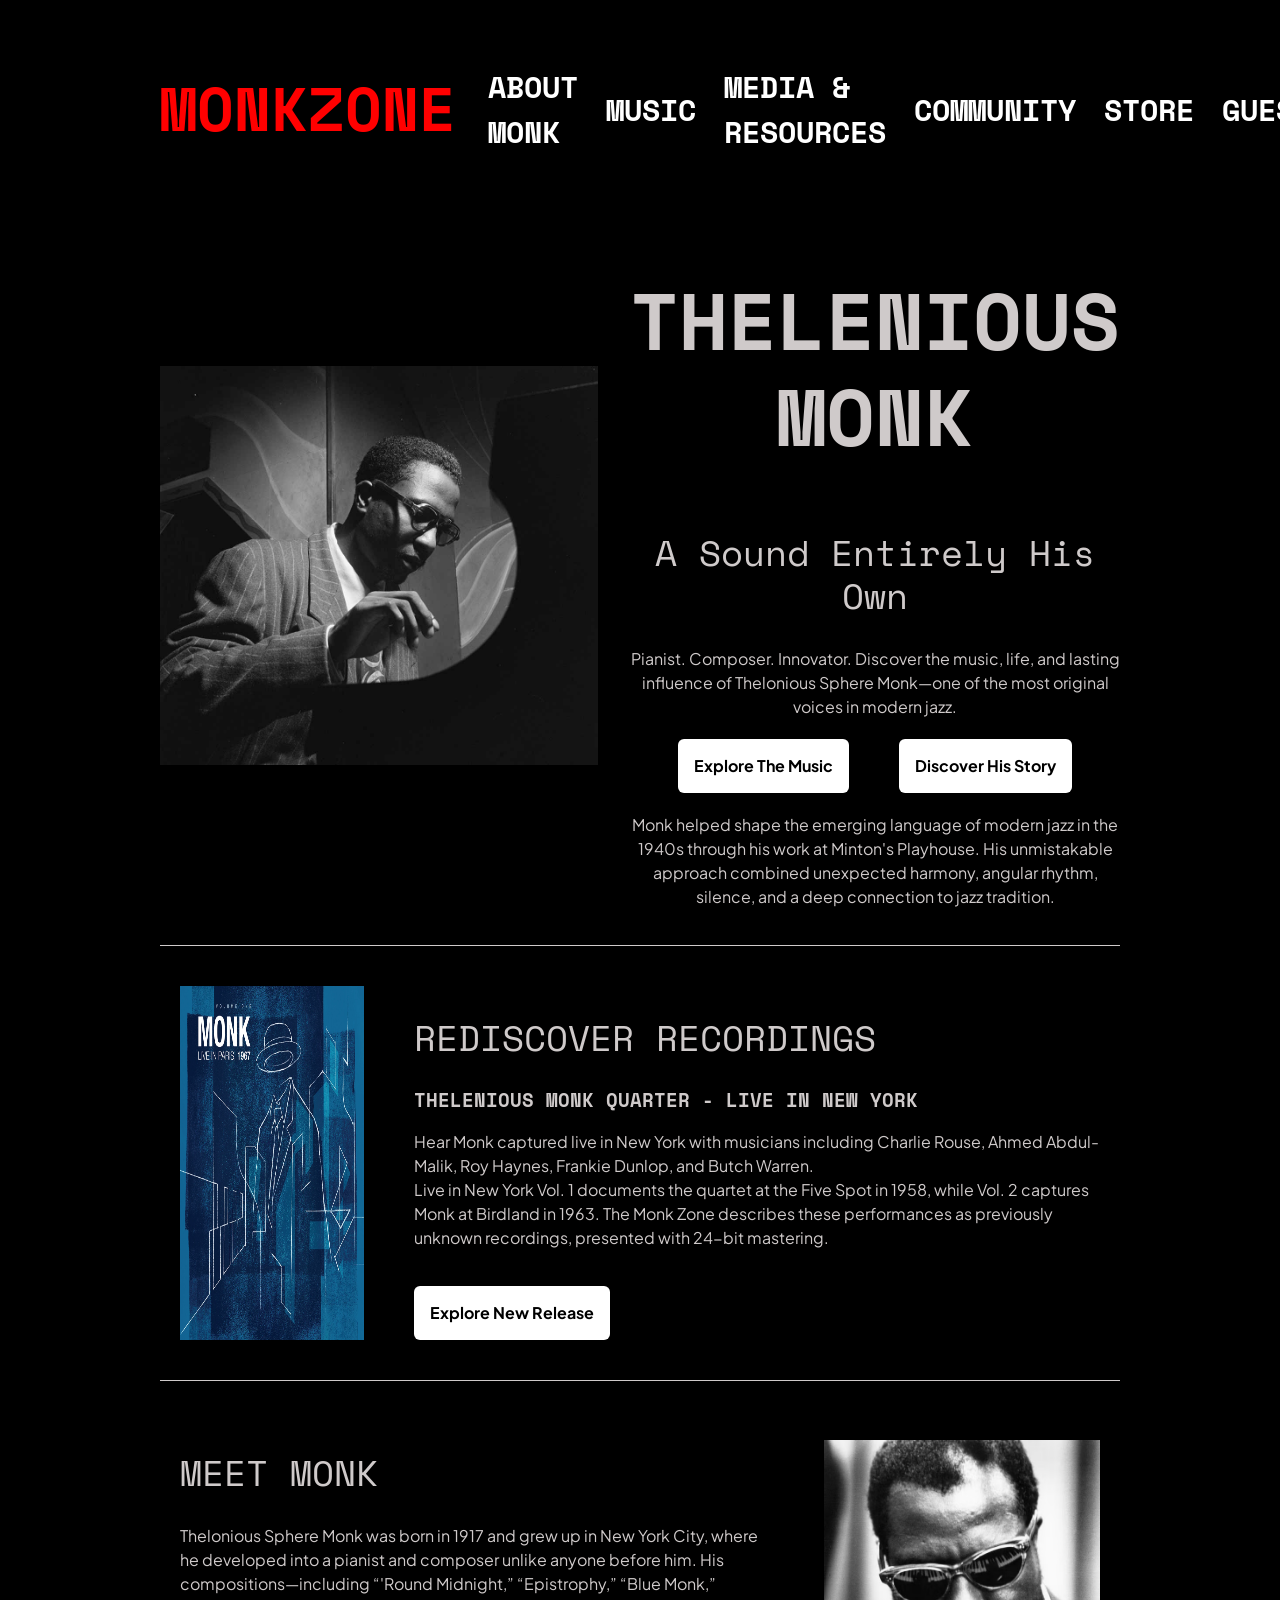
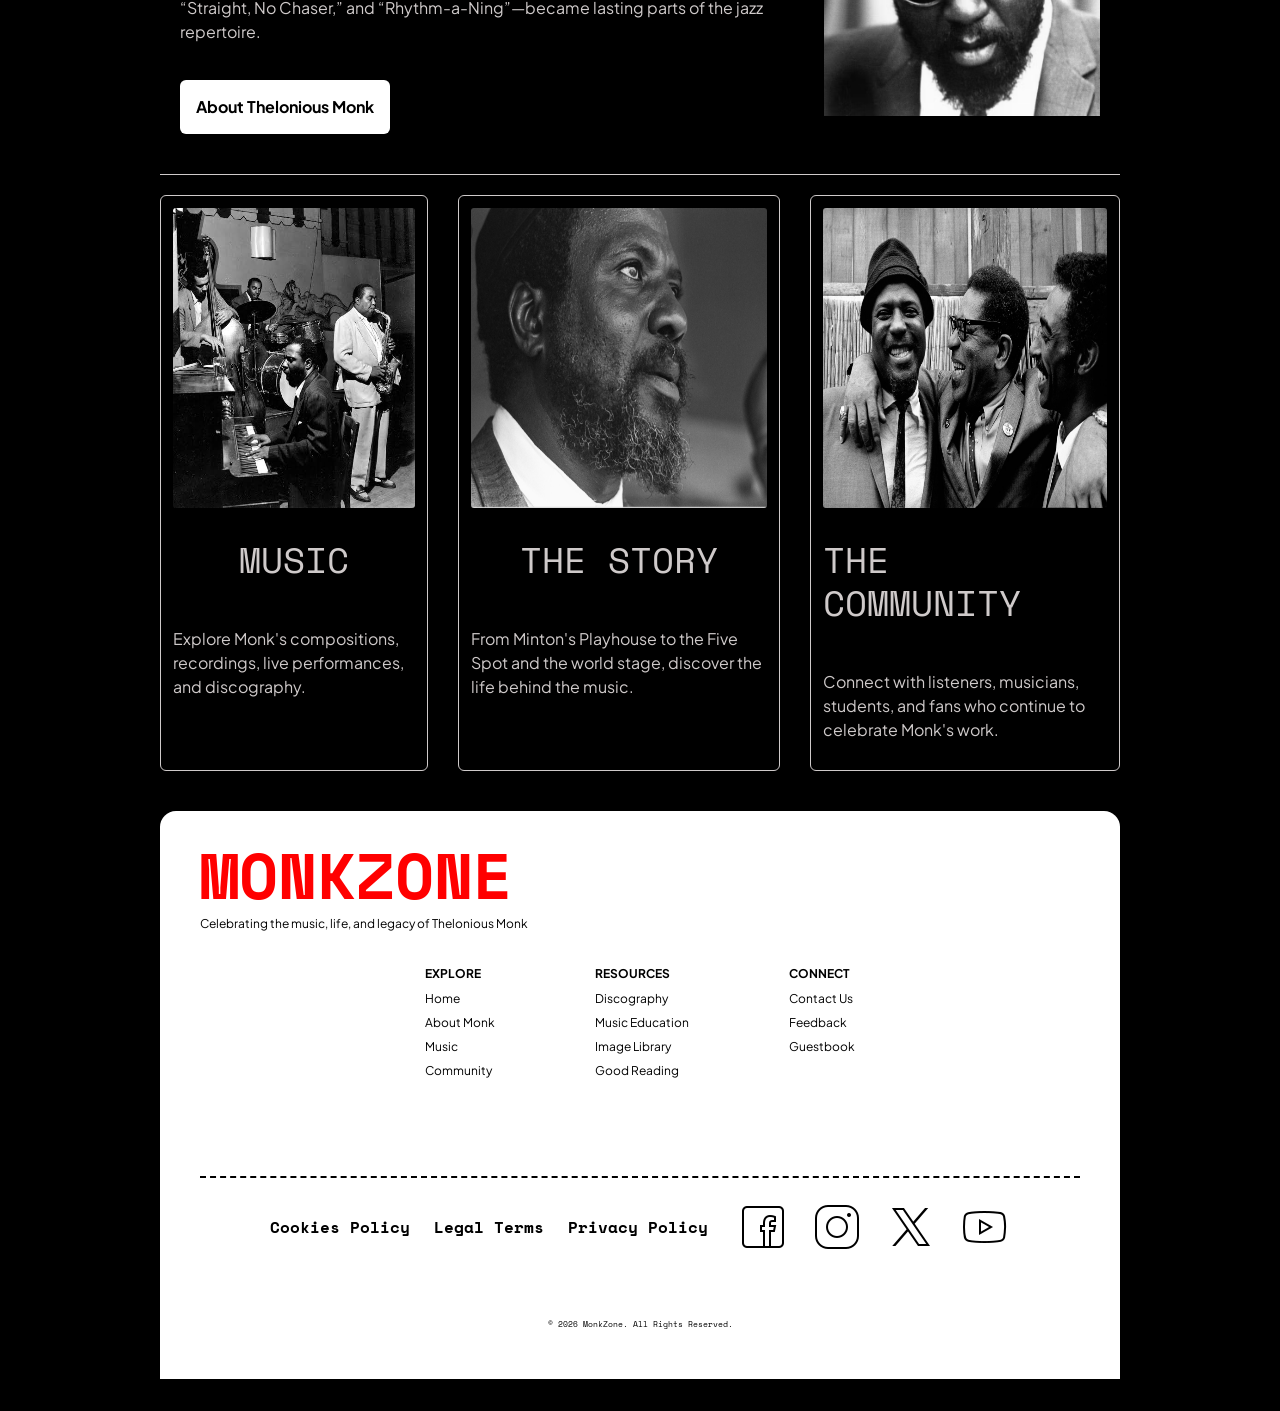
<file: index.html>
<!DOCTYPE html>
<html lang="en">
    <head>
        <meta charset="UTF-8">
        <meta name="viewport" content="width=device-width, initial-scale=1.0">
        <title>Homepage | MonkZone</title>
        <link rel="stylesheet" href="css/style.css">
    </head>
<body>
    <header>
    <nav class="top-nav">
    <a class="site-logo" href="index.html">MONKZONE</a>
        <ul class="nav-list">
            <li><a href="bio.html">ABOUT MONK</a></li>
            <li><a href="music.html">MUSIC</a></li>
            <li><a href="#">MEDIA & RESOURCES</a></li>
            <li><a href="community.html">COMMUNITY</a></li>
            <li><a href="#">STORE</a></li>
            <li><a href="guestbook.html">GUESTBOOK</a></li>
        </ul>
    </nav>
    </header>
<main>
    <section class="about-hero">
        <div class="monk-image">
        <img src="photos/Homepage/Thelonious Monk.jpg" alt="Thelonious Monk">
        </div>
        <div class="side-content">
            <h1> THELENIOUS MONK</h1>
            <h2>A Sound Entirely His Own</h2>
            <p>Pianist. Composer. Innovator. Discover the music, life, and lasting
          influence of Thelonious Sphere Monk—one of the most original voices
          in modern jazz.</p>
        <div class="hero-buttons">
            <a href="music.html">Explore The Music</a>
            <a href="music.html">Discover His Story </a>
        </div>
        <p>Monk helped shape the emerging language of modern jazz in the 1940s
          through his work at Minton's Playhouse. His unmistakable approach
          combined unexpected harmony, angular rhythm, silence, and a deep
          connection to jazz tradition.</p>
        </div>
    </section>
    <section class="featured">
        <div class="featured-release">
            <img src="photos/Homepage/1967.webp" alt="Live in New York">
            <div class="release-content">
                <h2>REDISCOVER RECORDINGS</h2>
                <h3>THELENIOUS MONK QUARTER - LIVE IN NEW YORK</h3>
                <p>Hear Monk captured live in New York with musicians including Charlie
          Rouse, Ahmed Abdul-Malik, Roy Haynes, Frankie Dunlop, and Butch Warren.<br>Live in New York Vol. 1 documents the quartet at the Five Spot in 1958,
          while Vol. 2 captures Monk at Birdland in 1963. The Monk Zone describes
          these performances as previously unknown recordings, presented with
          24-bit mastering.</p>
          <a href="music.html">Explore New Release</a>
            </div>
        </div>
    </section>
    <section class="meet-monk">
        <div class="meet-monk-release">
            <img src="photos/Homepage/meet monk.avif" alt="Meet Monk">
        <div class="meet-monk-content">
            <h2>MEET MONK</h2>
            <p>Thelonious Sphere Monk was born in 1917 and grew up in New York City,
          where he developed into a pianist and composer unlike anyone before
          him. His compositions—including “'Round Midnight,” “Epistrophy,”
          “Blue Monk,” “Straight, No Chaser,” and “Rhythm-a-Ning”—became
          lasting parts of the jazz repertoire.</p>
          <a href="bio.html">About Thelonious Monk</a>
        </div>
        </div>

    </section>
    <section class="explore-section">
        <div class="explore-cards">
            <img src="photos/Homepage/the music.jpeg" alt="Music">
            <h2><a href="#"> MUSIC</a></h2>
            <p>Explore Monk's compositions, recordings, live performances,
              and discography.</p>
        </div>
        <div class="explore-cards">
            <img src="photos/Homepage/thelon.jpg" alt="The Story">
            <h2><a href="#"> THE STORY</a></h2>
            <p>From Minton's Playhouse to the Five Spot and the world stage,
              discover the life behind the music.</p>
        </div>
         <div class="explore-cards">
            <img src="photos/Homepage/community.jpg" alt="The Community">
            <h2><a href="#"> THE COMMUNITY</a></h2>
            <p>Connect with listeners, musicians, students, and fans who
              continue to celebrate Monk's work.</p>
        </div>
    </section>
</main>
<footer>
    <div class="site-footer">
        <a class="site-logo" href="index.html">MONKZONE</a>
        <p>Celebrating the music, life, and legacy of Thelonious Monk</p>
    </div>
    <div class="footer-link">
        <div class="footer-column">
        <h2>EXPLORE</h2>
        <ul>
            <li><a href="index.html">Home</a></li>
            <li><a href="about..html">About Monk</a></li>
            <li><a href="music.html">Music</a></li>
            <li><a href="community.html">Community</a></li>
        </ul>
        </div>
                 <div class="footer-column">
        <h2>RESOURCES</h2>
        <ul>
            <li><a href="#">Discography</a></li>
            <li><a href="#">Music Education</a></li>
            <li><a href="#">Image Library</a></li>
            <li><a href="#">Good Reading</a></li>
        </ul>
        </div>
        <div class="footer-column">
        <h2>CONNECT</h2>
        <ul>
            <li><a href="#">Contact Us</a></li>
            <li><a href="#">Feedback</a></li>
            <li><a href="#">Guestbook</a></li>
        </ul>
        </div>
    </div>
    <div class="footer-bottom">
        <div class="legal-links">
            <a href="#">Cookies Policy</a>
            <a href="#">Legal Terms</a>
            <a href="#">Privacy Policy</a>
        </div>
         <div class="social-links">
            <a href="#"><img src="photos/Homepage/Facebook.png" alt="Facebook"></a>
            <a href="#"><img src="photos/Homepage/Instagram (1).png" alt="Instagram"></a>
            <a href="#"><img src="photos/Homepage/X.png" alt="X"></a>
            <a href="#"><img src="photos/Homepage/Youtube.png" alt="Youtube"></a>
        </div>
    </div>
    <p class="copyright">
        <small>&copy; 2026 MonkZone. All Rights Reserved.</small>
    </p>
</footer>
</body>
</html>
</file>
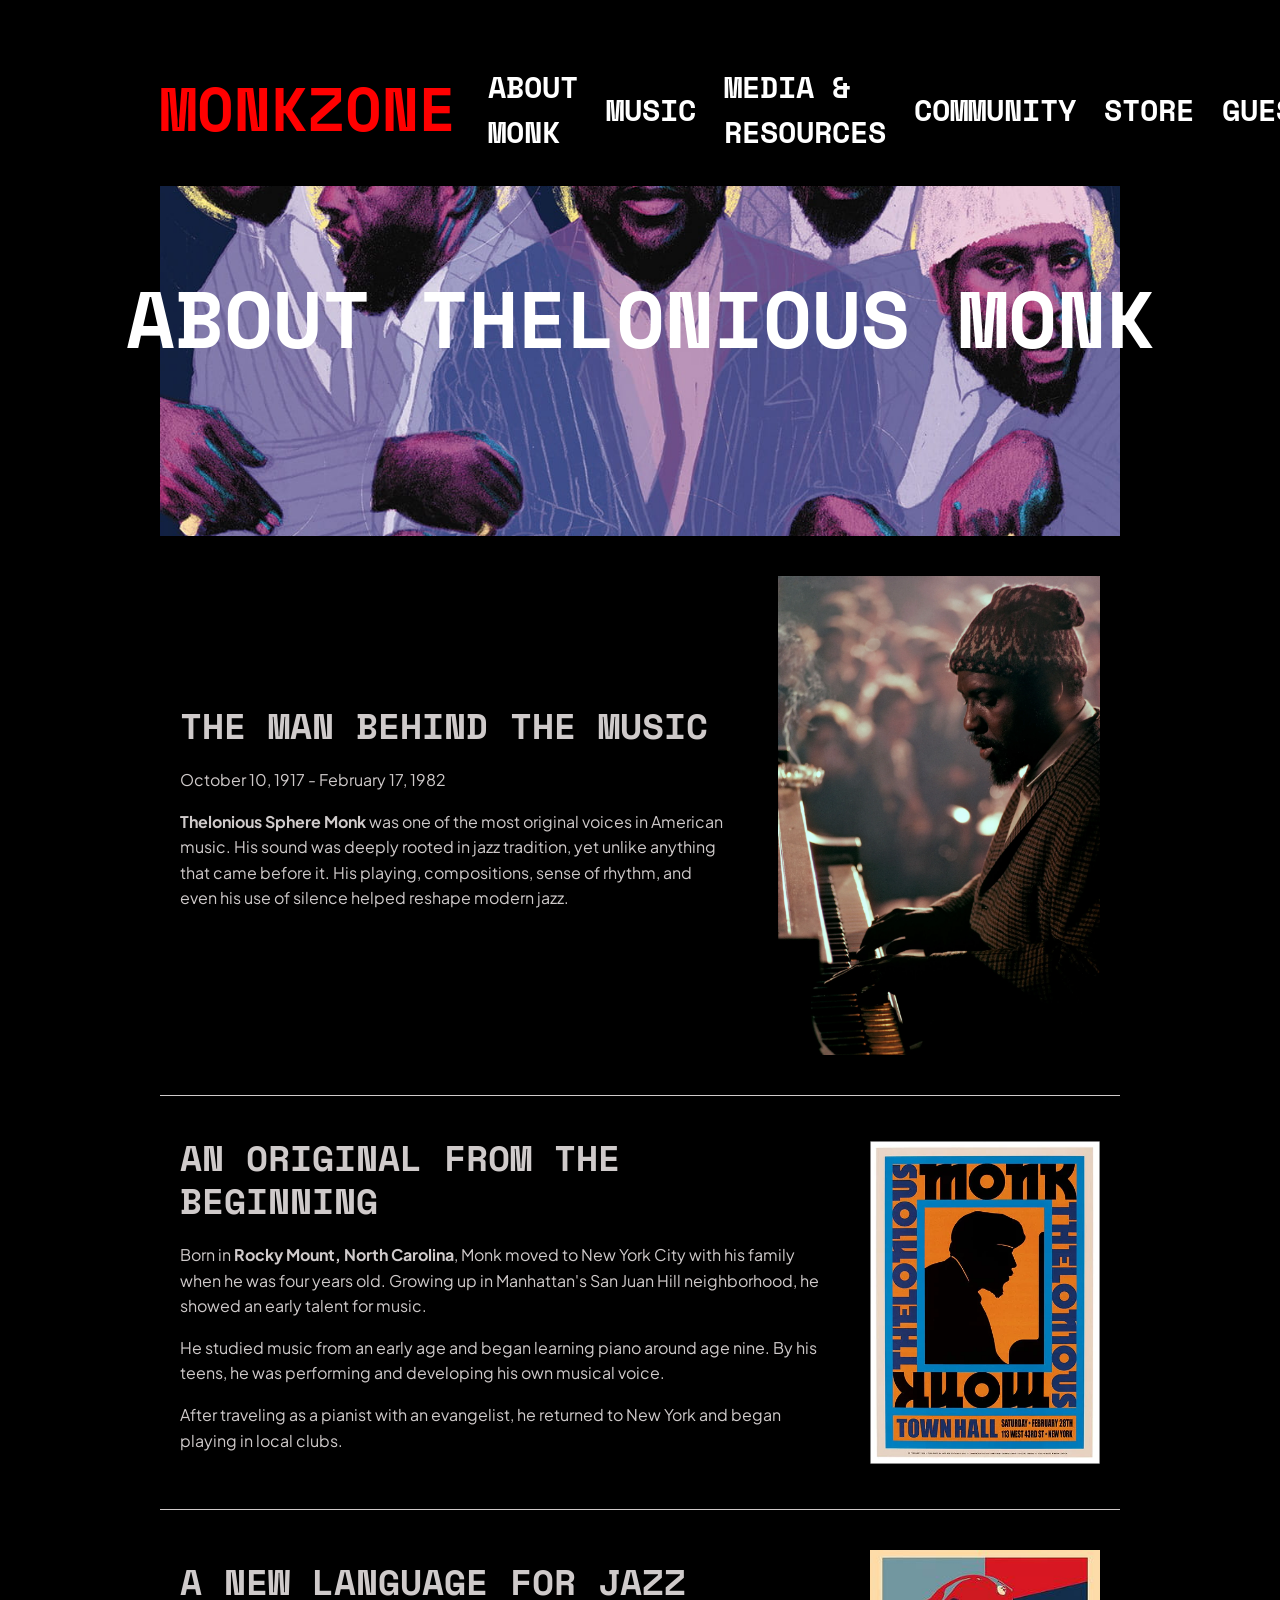
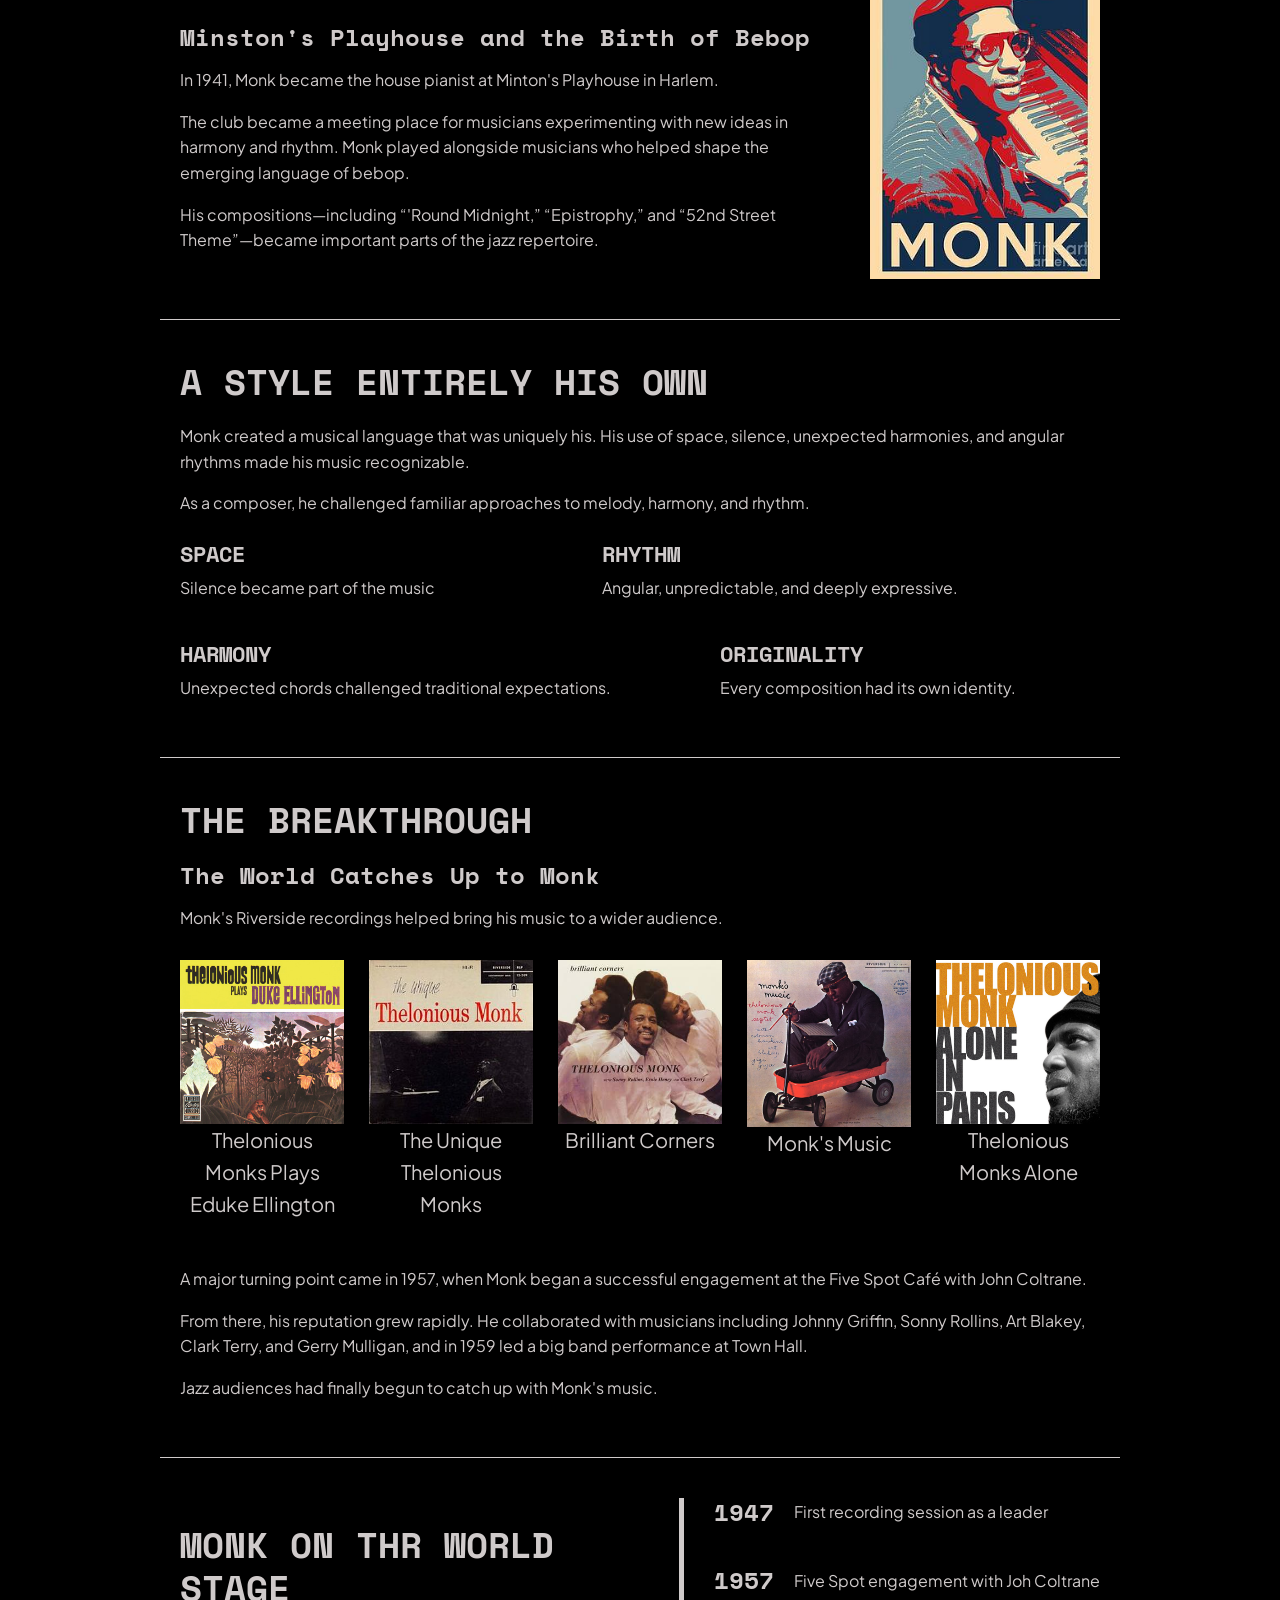
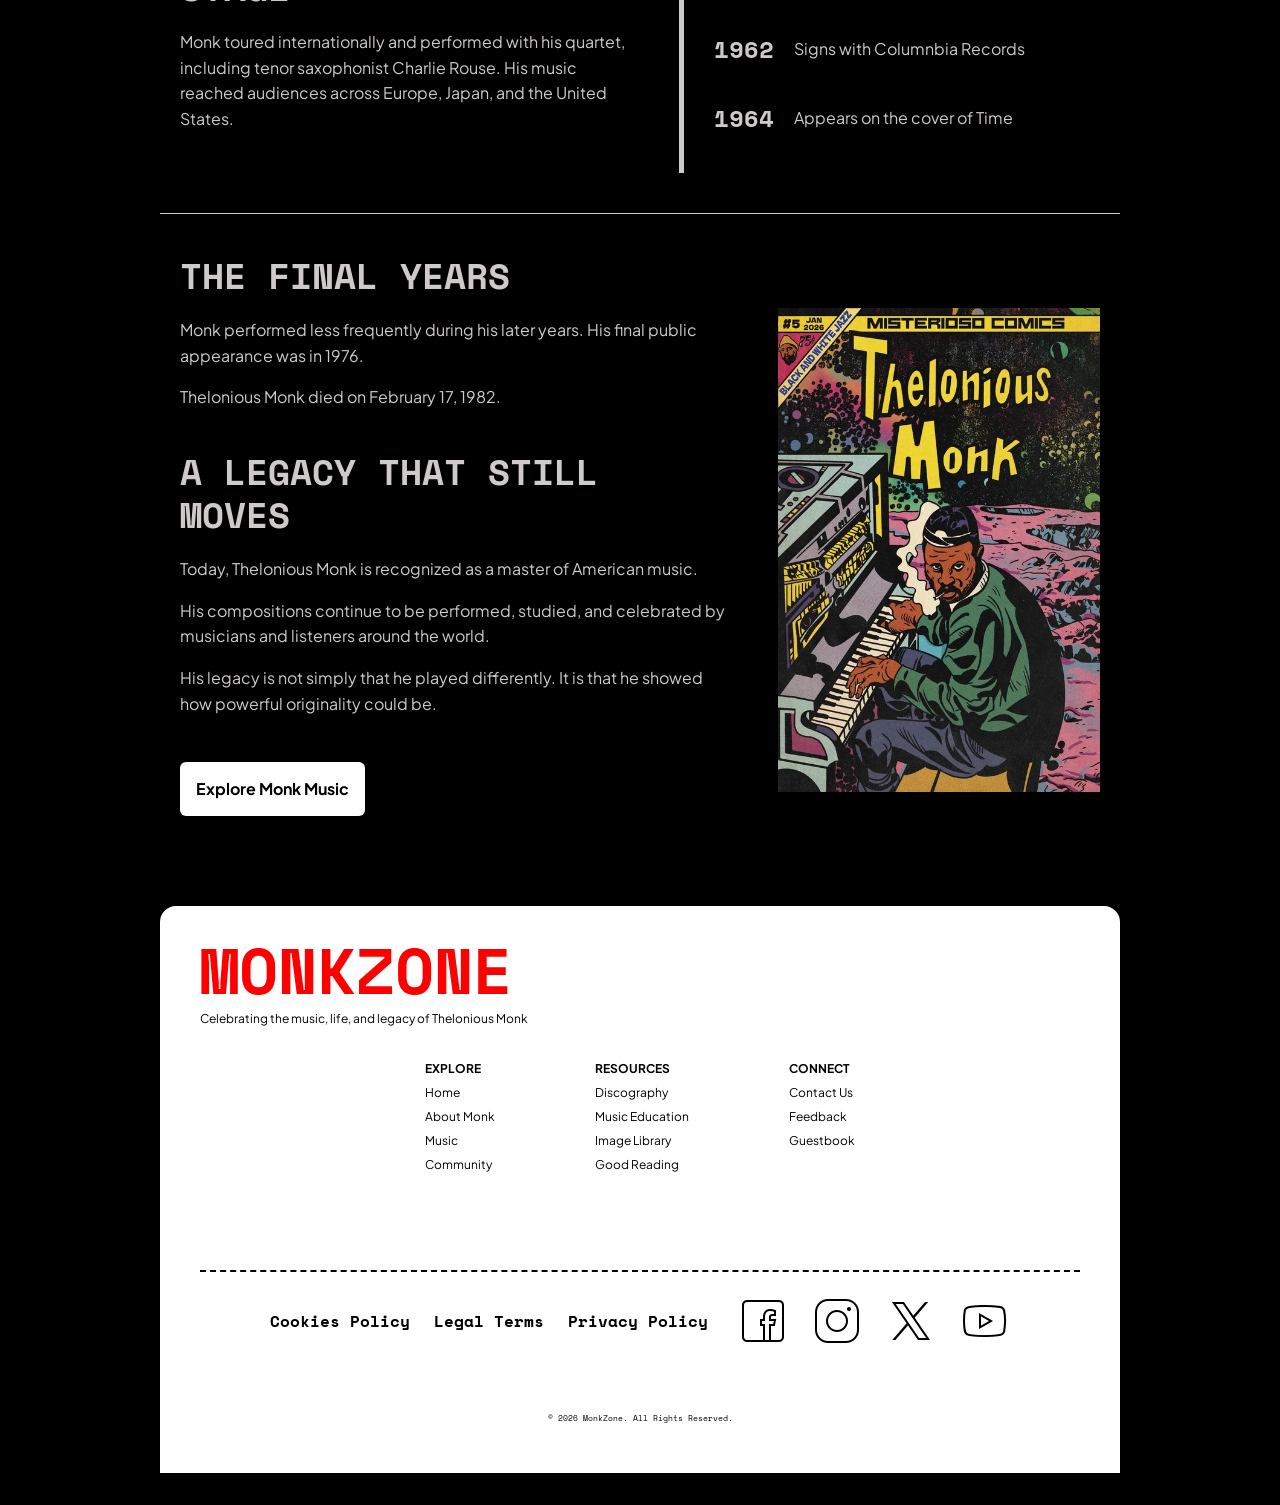
<file: bio.html>
<!DOCTYPE html>
<html lang="en">
    <head>
        <meta charset="UTF-8">
        <meta name="viewport" content="width=device-width, initial-scale=1.0">
        <title>About Thelonious Monk</title>
        <link rel="stylesheet" href="css/style.css">
    </head>
<body>
    <header>
    <nav class="top-nav">
    <a class="site-logo" href="index.html">MONKZONE</a>
        <ul class="nav-list">
            <li><a href="bio.html">ABOUT MONK</a></li>
            <li><a href="music.html">MUSIC</a></li>
            <li><a href="#">MEDIA & RESOURCES</a></li>
            <li><a href="community.html">COMMUNITY</a></li>
            <li><a href="#">STORE</a></li>
            <li><a href="guestbook.html">GUESTBOOK</a></li>
        </ul>
    </nav>
    </header>
    <main class="biography-page">
        <section class="biography-banner">
            <img src="photos/Biography/monkart.jpg" alt="Thelonious Monk Art">
            <h1> ABOUT THELONIOUS MONK</h1>
        </section>

        <section class="biography-section">
            <div class="biography-content">
                <h2>THE MAN BEHIND THE MUSIC</h2>
                <p>October 10, 1917 - February 17, 1982</p>
                <p><b>Thelonious Sphere Monk</b> was one of the most original
                    voices in American music. His sound was deeply rooted
                    in jazz tradition, yet unlike anything that came before
                    it. His playing, compositions, sense of rhythm, and
                    even his use of silence helped reshape modern jazz.</p>
            </div>
            <img class="biography-image" src="photos/Biography/portrait.webp" alt="portrait">
        </section>
        <section class="biography-section image-left">
            <div class="biography-content">
            <h2>AN ORIGINAL FROM THE BEGINNING</h2>
            <p>Born in <b>Rocky Mount, North Carolina</b>, Monk moved to
                    New York City with his family when he was four years
                    old. Growing up in Manhattan's San Juan Hill
                    neighborhood, he showed an early talent for music.</p>
            <p>He studied music from an early age and began learning
                    piano around age nine. By his teens, he was performing
                    and developing his own musical voice.</p>
            <p>After traveling as a pianist with an evangelist, he
                    returned to New York and began playing in local clubs.</p>
            </div>
            <img class="poster-image" src="photos/Biography/beginning.webp" alt="poster">
        </section>
        <section class="biography-section">
            <div class="biography-content">
            <h2>A NEW LANGUAGE FOR JAZZ</h2>
            <h3> Minston's Playhouse and the Birth of Bebop</h3>
            <p>In 1941, Monk became the house pianist at Minton's
                    Playhouse in Harlem.</p>
            <p>The club became a meeting place for musicians
                    experimenting with new ideas in harmony and rhythm.
                    Monk played alongside musicians who helped shape
                    the emerging language of bebop.</p>
            <p>His compositions—including “'Round Midnight,”
                    “Epistrophy,” and “52nd Street Theme”—became
                    important parts of the jazz repertoire.</p>
            </div>
            <img class="biography-image poster-image" src="photos/Biography/second.jpg" alt="poster">
        </section>
        <section class="biography-section image-left">
            <div class="biography-content">
                <div class="biography-content">
                    <h2>A STYLE ENTIRELY HIS OWN</h2>
                    <p>Monk created a musical language that was uniquely his.
                    His use of space, silence, unexpected harmonies,
                    and angular rhythms made his music recognizable.</p>
                    <p>As a composer, he challenged familiar approaches
                    to melody, harmony, and rhythm.</p>
                    <div class="style-features">
                        <div class="style-feature">
                            <h3>SPACE</h3>
                            <p>Silence became part of the music</p>
                        </div>
                        <div class="style-feature">
                            <h3>RHYTHM</h3>
                            <p>Angular, unpredictable, and deeply expressive.</p>
                        </div>
                        <div class="style-feature">
                            <h3>HARMONY</h3>
                            <p>Unexpected chords challenged traditional expectations.</p>
                        </div>
                        <div class="style-feature">
                            <h3>ORIGINALITY</h3>
                            <p>Every composition had its own identity.</p>
                        </div>
                    </div>
                </div>
            </div>
            
        </section>
        <section class="breakthrough-section">
            <h2>THE BREAKTHROUGH</h2>
            <h3>The World Catches Up to Monk</h3>
            <p> Monk's Riverside recordings helped bring his music
                to a wider audience.</p>
            <div class="biography-albums">
                <div class="biography-album">
                    <img src="photos/Biography/duke.jpeg" alt="duke">
                    <p>Thelonious Monks Plays Eduke Ellington</p>
                </div>
                <div class="biography-album">
                    <img src="photos/Biography/the unique.jpg" alt="unique">
                    <p>The Unique Thelonious Monks</p>
                </div>
                <div class="biography-album">
                    <img src="photos/Biography/brilliant corners.jpeg" alt="Brilliant Corners">
                    <p>Brilliant Corners</p>
                </div>
                <div class="biography-album">
                    <img src="photos/Biography/monk's music.jpg" alt="Monk's Music">
                    <p>Monk's Music</p>
                </div>
                <div class="biography-album">
                    <img src="photos/Biography/alone.jpeg" alt="Alone">
                    <p>Thelonious Monks Alone</p>
                </div>
            </div>
            <p> A major turning point came in 1957, when Monk began a
                successful engagement at the Five Spot Café with John Coltrane.</p>
            <p>From there, his reputation grew rapidly. He collaborated with musicians including Johnny Griffin, Sonny Rollins, Art Blakey, Clark Terry, and Gerry Mulligan, and in 1959 led a big band performance at Town Hall.
</p>
            <p>Jazz audiences had finally begun to catch up with Monk's music.</p>
        </section>
        <section class="world-stage-section">
            <div class="biography-content">
                <h2>MONK ON THR WORLD STAGE</h2>
                <p>Monk toured internationally and performed with his
                    quartet, including tenor saxophonist Charlie Rouse.
                    His music reached audiences across Europe, Japan,
                    and the United States.</p>
            </div>
            <div class="monk-timeline">
                <div class="timeline-item">
                    <h3>1947</h3>
                    <p>First recording session as a leader</p>
                </div>
                <div class="timeline-item">
                    <h3>1957</h3>
                    <p>Five Spot engagement with Joh Coltrane</p>
                </div>
                <div class="timeline-item">
                    <h3>1962</h3>
                    <p>Signs with Columnbia Records</p>
                </div>
                <div class="timeline-item">
                    <h3>1964</h3>
                    <p>Appears on the cover of Time</p>
                </div>
            </div>
        </section>
        <section class="legacy-section">
            <div class="biography-content">
                <div class="final-years">
                    <h2>THE FINAL YEARS</h2>
                    <p>Monk performed less frequently during his later
                        years. His final public appearance was in 1976.</p>
                        <p>Thelonious Monk died on February 17, 1982.</p>
                </div>
                <div class="legacy-content">
                    <h2>A LEGACY THAT STILL MOVES</h2>
                    <p>Today, Thelonious Monk is recognized as a master
                        of American music.</p>
                    <p>His compositions continue to be performed, studied,
                        and celebrated by musicians and listeners around
                        the world.</p>
                    <p> His legacy is not simply that he played differently.
                        It is that he showed how powerful originality could be.</p>
                    <a class="biography-button" href="music.html"> Explore Monk Music</a>
                </div>
            </div>
            <img class="biography-image" src="photos/Biography/final years.webp" alt="Final Years">
        </section>
    </main>


    <footer>
    <div class="site-footer">
        <a class="site-logo" href="index.html">MONKZONE</a>
        <p>Celebrating the music, life, and legacy of Thelonious Monk</p>
    </div>
    <div class="footer-link">
        <div class="footer-column">
        <h2>EXPLORE</h2>
        <ul>
            <li><a href="index.html">Home</a></li>
            <li><a href="about..html">About Monk</a></li>
            <li><a href="music.html">Music</a></li>
            <li><a href="community.html">Community</a></li>
        </ul>
        </div>
                 <div class="footer-column">
        <h2>RESOURCES</h2>
        <ul>
            <li><a href="#">Discography</a></li>
            <li><a href="#">Music Education</a></li>
            <li><a href="#">Image Library</a></li>
            <li><a href="#">Good Reading</a></li>
        </ul>
        </div>
        <div class="footer-column">
        <h2>CONNECT</h2>
        <ul>
            <li><a href="#">Contact Us</a></li>
            <li><a href="#">Feedback</a></li>
            <li><a href="#">Guestbook</a></li>
        </ul>
        </div>
    </div>
    <div class="footer-bottom">
        <div class="legal-links">
            <a href="#">Cookies Policy</a>
            <a href="#">Legal Terms</a>
            <a href="#">Privacy Policy</a>
        </div>
         <div class="social-links">
            <a href="#"><img src="photos/Homepage/Facebook.png" alt="Facebook"></a>
            <a href="#"><img src="photos/Homepage/Instagram (1).png" alt="Instagram"></a>
            <a href="#"><img src="photos/Homepage/X.png" alt="X"></a>
            <a href="#"><img src="photos/Homepage/Youtube.png" alt="Youtube"></a>
        </div>
    </div>
    <p class="copyright">
        <small>&copy; 2026 MonkZone. All Rights Reserved.</small>
    </p>
</footer>
    </body>
    </html>
</file>
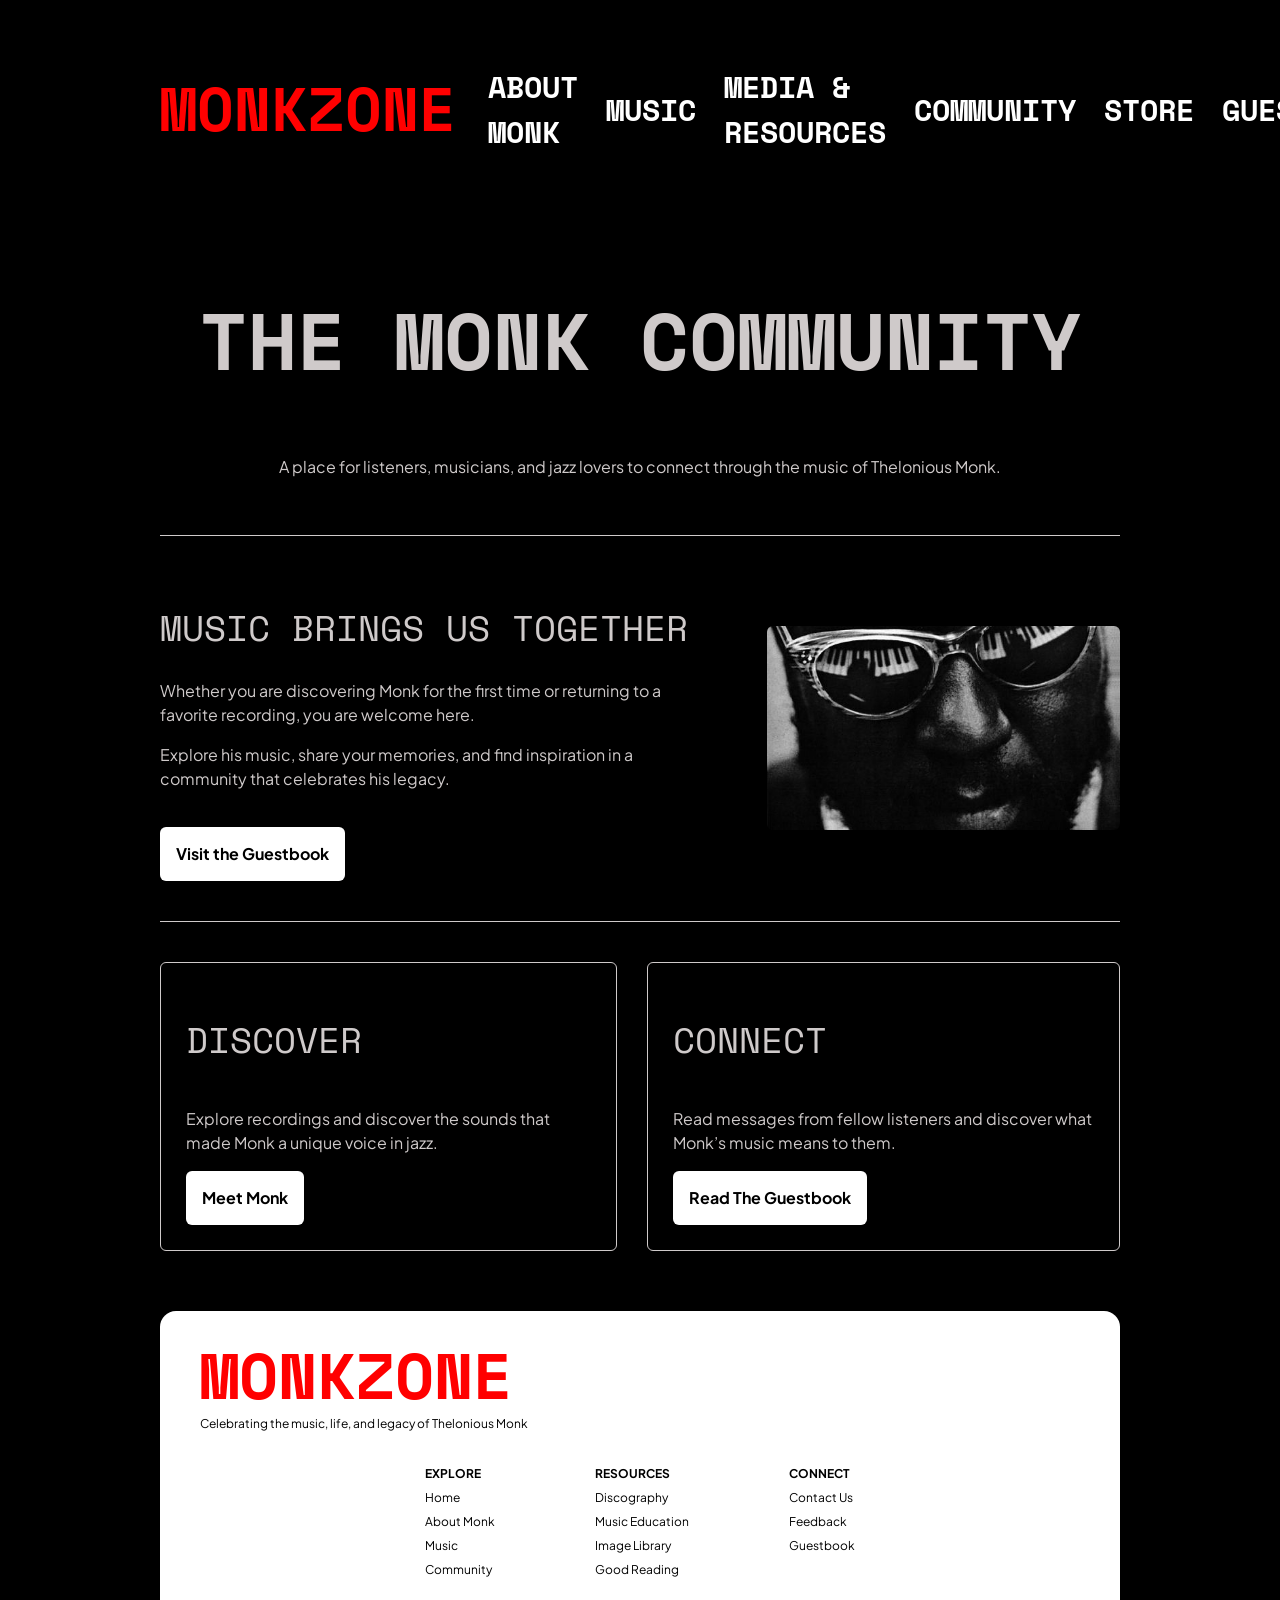
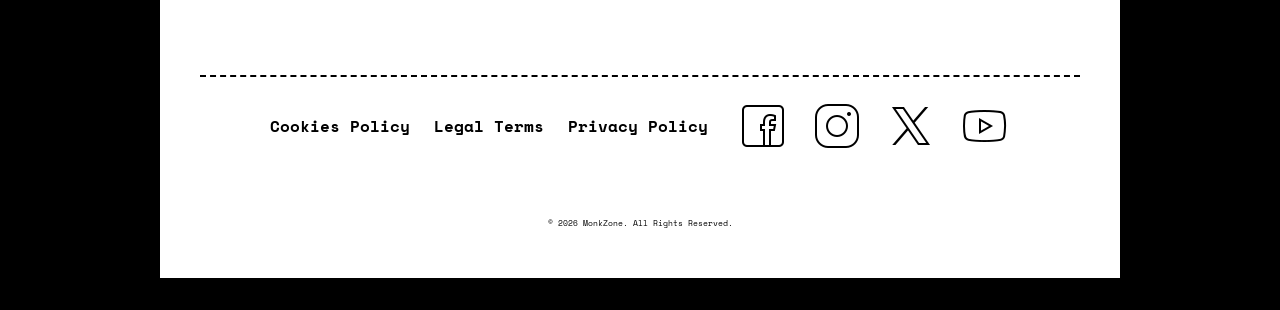
<file: community.html>
<!DOCTYPE html>
<html lang="en">
    <head>
        <meta charset="UTF-8">
        <meta name="viewport" content="width=device-width, initial-scale=1.0">
        <title>Community | MonkZone</title>
        <link rel="stylesheet" href="css/style.css">
    </head>
<body>
    <header>
    <nav class="top-nav">
    <a class="site-logo" href="index.html">MONKZONE</a>
        <ul class="nav-list">
            <li><a href="bio.html">ABOUT MONK</a></li>
            <li><a href="music.html">MUSIC</a></li>
            <li><a href="#">MEDIA & RESOURCES</a></li>
            <li><a href="community.html">COMMUNITY</a></li>
            <li><a href="#">STORE</a></li>
            <li><a href="guestbook.html">GUESTBOOK</a></li>
        </ul>
    </nav>
    </header>
    <main class="community-page">
        <section class="community-intro">
            <h1>THE MONK COMMUNITY</h1>
            <p> A place for listeners, musicians, and jazz lovers
            to connect through the music of Thelonious Monk.</p>
        </section>
        <section class="community-about">
            <div class="community-content">
                <h2>MUSIC BRINGS US TOGETHER</h2>
                <p>Whether you are discovering Monk for the first time
                or returning to a favorite recording, you are
                welcome here.</p>
                <p>Explore his music, share your memories, and find
                inspiration in a community that celebrates his legacy.</p>
                <a class="community-button" href="guestbook.html">Visit the Guestbook</a>
            </div>
        <div class="community-image">
            <img src="photos/community/jazz.jpg" alt="Thelonious Monk">
        </div>
        </section>
        <section class="community-cards">
            <div class="community-card">
                <h2>DISCOVER</h2>
                <p>Explore recordings and discover the sounds
                that made Monk a unique voice in jazz.</p>
                <a class="community-button" href="bio.html">Meet Monk</a>
            </div>
            <div class="community-card">
                <h2>CONNECT</h2>
                <p>Read messages from fellow listeners and discover
                what Monk’s music means to them.</p>
                <a class="community-button" href="guestbook.html">Read The Guestbook</a>
            </div>
        </section>
    </main>





    <footer>
    <div class="site-footer">
        <a class="site-logo" href="index.html">MONKZONE</a>
        <p>Celebrating the music, life, and legacy of Thelonious Monk</p>
    </div>
    <div class="footer-link">
        <div class="footer-column">
        <h2>EXPLORE</h2>
        <ul>
            <li><a href="index.html">Home</a></li>
            <li><a href="about..html">About Monk</a></li>
            <li><a href="music.html">Music</a></li>
            <li><a href="community.html">Community</a></li>
        </ul>
        </div>
                 <div class="footer-column">
        <h2>RESOURCES</h2>
        <ul>
            <li><a href="#">Discography</a></li>
            <li><a href="#">Music Education</a></li>
            <li><a href="#">Image Library</a></li>
            <li><a href="#">Good Reading</a></li>
        </ul>
        </div>
        <div class="footer-column">
        <h2>CONNECT</h2>
        <ul>
            <li><a href="#">Contact Us</a></li>
            <li><a href="#">Feedback</a></li>
            <li><a href="#">Guestbook</a></li>
        </ul>
        </div>
    </div>
    <div class="footer-bottom">
        <div class="legal-links">
            <a href="#">Cookies Policy</a>
            <a href="#">Legal Terms</a>
            <a href="#">Privacy Policy</a>
        </div>
         <div class="social-links">
            <a href="#"><img src="photos/Homepage/Facebook.png" alt="Facebook"></a>
            <a href="#"><img src="photos/Homepage/Instagram (1).png" alt="Instagram"></a>
            <a href="#"><img src="photos/Homepage/X.png" alt="X"></a>
            <a href="#"><img src="photos/Homepage/Youtube.png" alt="Youtube"></a>
        </div>
    </div>
    <p class="copyright">
        <small>&copy; 2026 MonkZone. All Rights Reserved.</small>
    </p>
</footer>
</body>
</html>
</file>
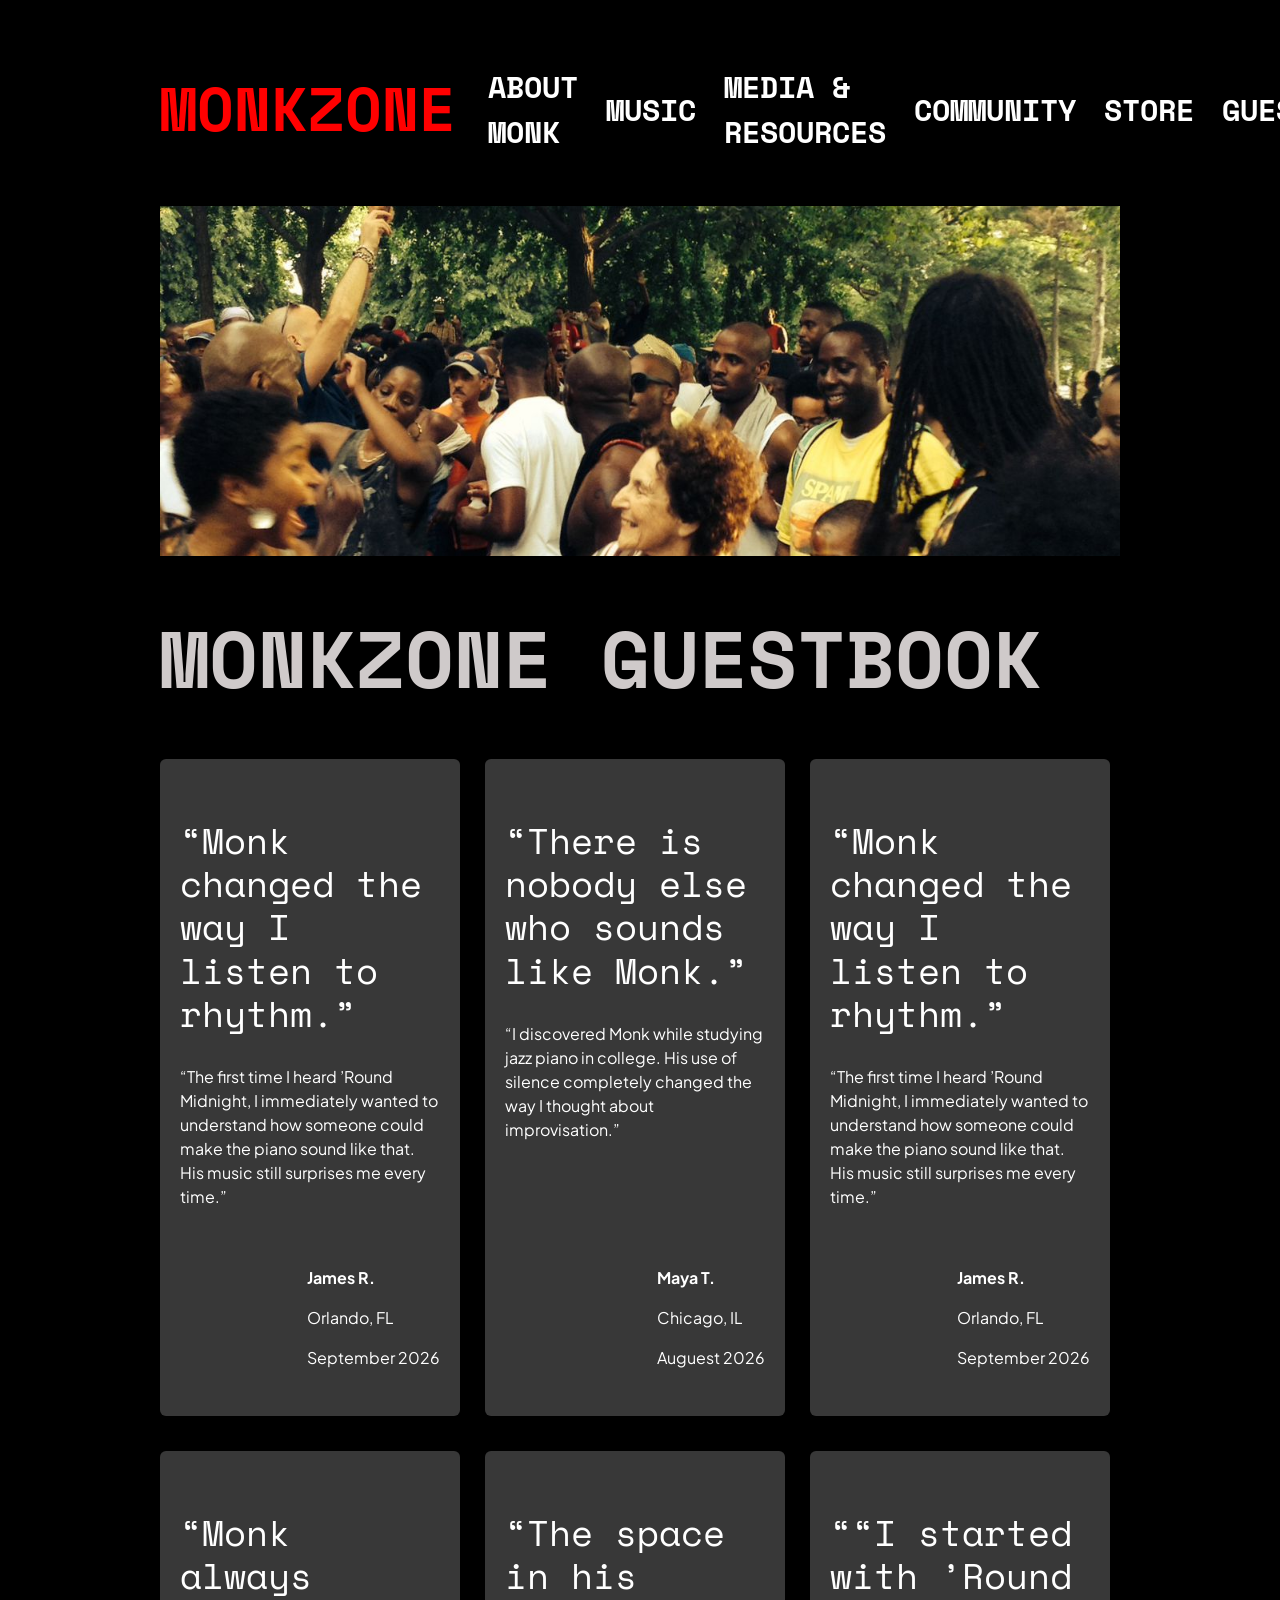
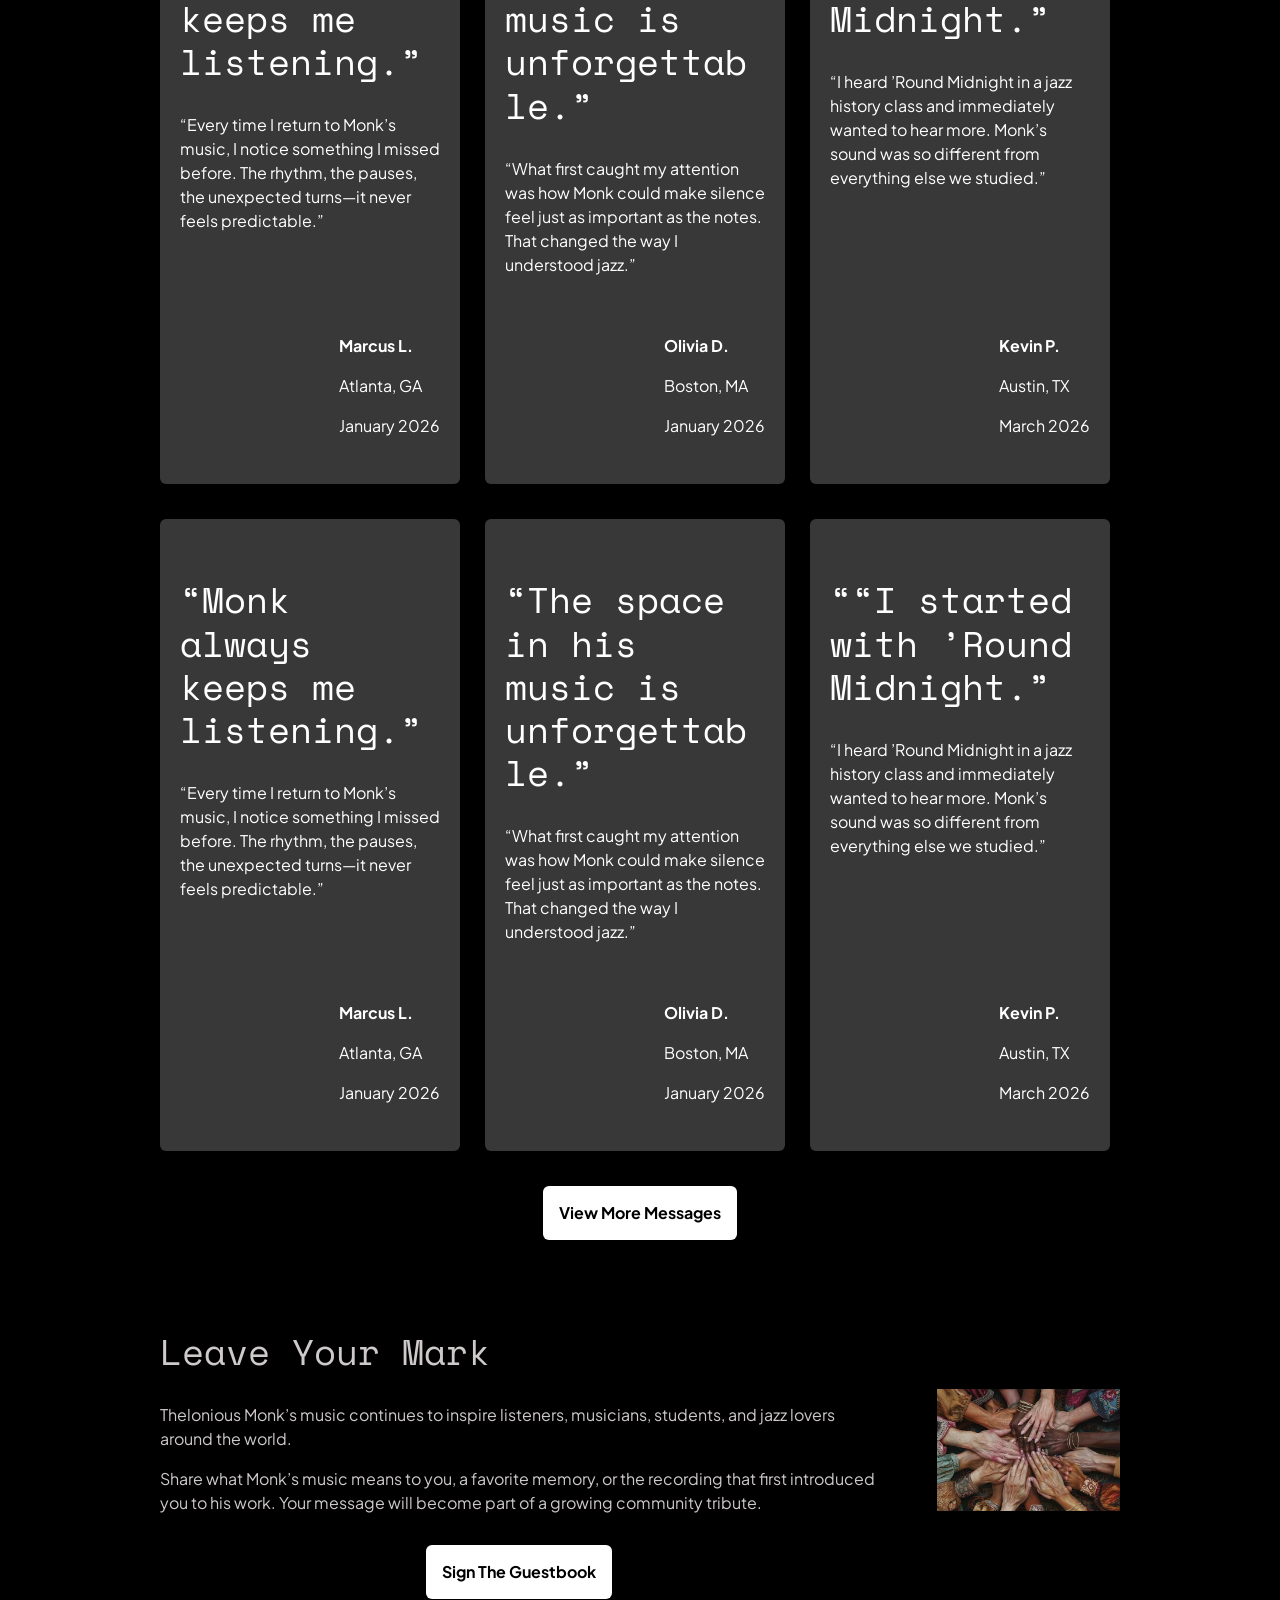
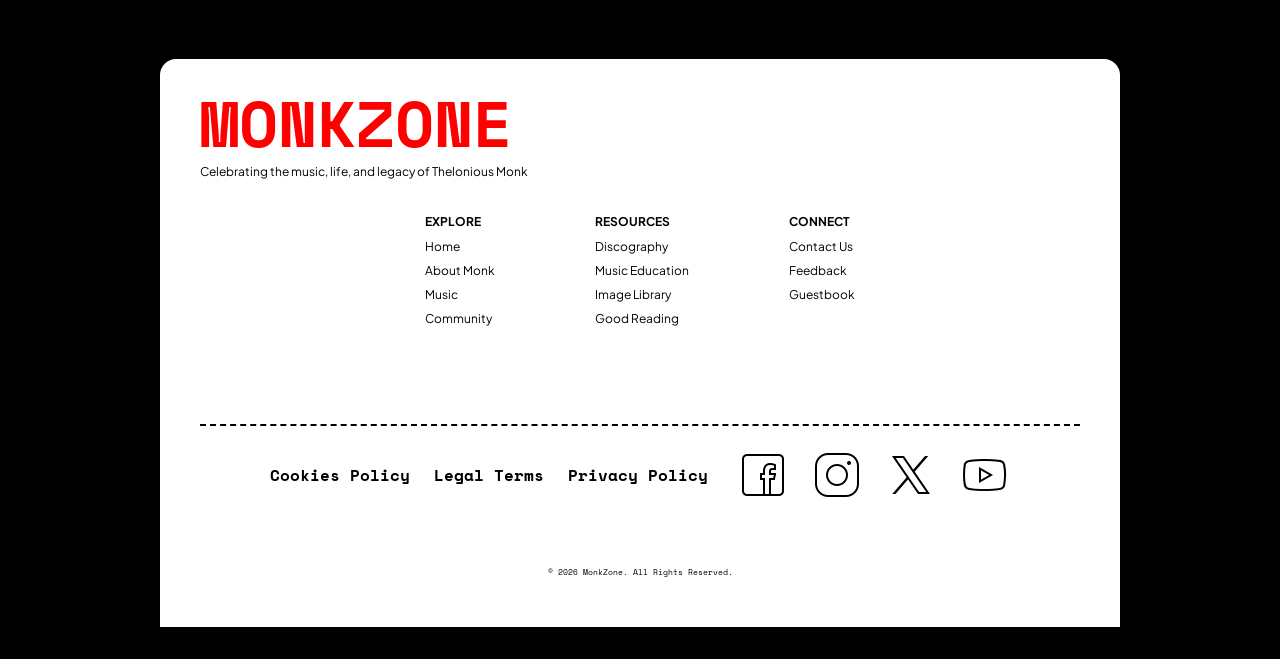
<file: guestbook.html>
<!DOCTYPE html>
<html lang="en">
    <head>
        <meta charset="UTF-8">
        <meta name="viewport" content="width=device-width, initial-scale=1.0">
        <title>Guestbook | MonkZone</title>
        <link rel="stylesheet" href="css/style.css">
    </head>
<body>
    <header>
    <nav class="top-nav">
    <a class="site-logo" href="index.html">MONKZONE</a>
        <ul class="nav-list">
            <li><a href="bio.html">ABOUT MONK</a></li>
            <li><a href="music.html">MUSIC</a></li>
            <li><a href="#">MEDIA & RESOURCES</a></li>
            <li><a href="community.html">COMMUNITY</a></li>
            <li><a href="#">STORE</a></li>
            <li><a href="guestbook.html">GUESTBOOK</a></li>
        </ul>
    </nav>
    </header>
    <main class="guestbook-page">
        <div class="guestbook-banner">
            <img src="photos/Guestbook/crowd.jpg" alt="crowd">
        </div>
        <h1>MONKZONE GUESTBOOK</h1>
        <section class="guestbook-message">
            <div class="message-row">
                <article class="message-card">
                    <div class="message-content">
                    <h2>“Monk changed the way I listen to rhythm.”</h2>
                    <p>“The first time I heard ’Round Midnight,
                            I immediately wanted to understand how someone
                            could make the piano sound like that.
                            His music still surprises me every time.”</p>
                    </div>
                    <div class="message-author">
                        <p><b>James R.</b></p>
                        <p>Orlando, FL</p>
                        <p>September 2026</p>
                    </div>
                </article>
                <article class="message-card">
                    <div class="message-content">
                    <h2>“There is nobody else who sounds like Monk.”</h2>
                    <p>“I discovered Monk while studying jazz piano
                            in college. His use of silence completely
                            changed the way I thought about improvisation.”</p>
                    </div>
                    <div class="message-author">
                        <p><b>Maya T.</b></p>
                        <p>Chicago, IL</p>
                        <p>Auguest 2026</p>
                    </div>
                </article>
                <article class="message-card">
                    <div class="message-content">
                    <h2>“Monk changed the way I listen to rhythm.”</h2>
                    <p>“The first time I heard ’Round Midnight,
                            I immediately wanted to understand how someone
                            could make the piano sound like that.
                            His music still surprises me every time.”</p>
                    </div>
                    <div class="message-author">
                        <p><b>James R.</b></p>
                        <p>Orlando, FL</p>
                        <p>September 2026</p>
                    </div>
                </article>
                <article class="message-card">
                    <div class="message-content">
                    <h2>“A lifetime of music to discover.”</h2>
                    <p>“Blue Monk was my introduction, but
                            Brilliant Corners made me a lifelong fan.”</p>
                    </div>
                    <div class="message-author">
                        <p><b>Daniel K.</b></p>
                        <p>Seattle, WA</p>
                        <p>August 2026</p>
                    </div>
                </article>
            </div>
            <div class="message-row">
                <article class="message-card">
                    <div class="message-content">
                    <h2>“Monk always keeps me listening.”</h2>
                    <p>“Every time I return to Monk’s music,
                            I notice something I missed before.
                            The rhythm, the pauses, the unexpected
                            turns—it never feels predictable.”</p>
                    </div>
                    <div class="message-author">
                        <p><b>Marcus L.</b></p>
                        <p>Atlanta, GA</p>
                        <p>January 2026</p>
                    </div>
                </article>
                <article class="message-card">
                    <div class="message-content">
                    <h2>“The space in his music is unforgettable.”</h2>
                    <p>“What first caught my attention was how
                            Monk could make silence feel just as important
                            as the notes. That changed the way
                            I understood jazz.”</p>
                    </div>
                    <div class="message-author">
                        <p><b>Olivia D.</b></p>
                        <p>Boston, MA</p>
                        <p>January 2026</p>
                    </div>
                </article>
                <article class="message-card">
                    <div class="message-content">
                    <h2>““I started with ’Round Midnight.”</h2>
                    <p>“I heard ’Round Midnight in a jazz history
                            class and immediately wanted to hear more.
                            Monk’s sound was so different from
                            everything else we studied.”</p>
                    </div>
                    <div class="message-author">
                        <p><b>Kevin P.</b></p>
                        <p>Austin, TX</p>
                        <p>March 2026</p>
                    </div>
                </article>
                <article class="message-card">
                    <div class="message-content">
                    <h2>“A lifetime of music to discover.”</h2>
                    <p>“Blue Monk was my introduction, but
                            Brilliant Corners made me a lifelong fan.”</p>
                    </div>
                    <div class="message-author">
                        <p><b>Daniel K.</b></p>
                        <p>Seattle, WA</p>
                        <p>August 2026</p>
                    </div>
                </article>
            </div>
            <div class="message-row">
                <article class="message-card">
                    <div class="message-content">
                    <h2>“Monk always keeps me listening.”</h2>
                    <p>“Every time I return to Monk’s music,
                            I notice something I missed before.
                            The rhythm, the pauses, the unexpected
                            turns—it never feels predictable.”</p>
                    </div>
                    <div class="message-author">
                        <p><b>Marcus L.</b></p>
                        <p>Atlanta, GA</p>
                        <p>January 2026</p>
                    </div>
                </article>
                <article class="message-card">
                    <div class="message-content">
                    <h2>“The space in his music is unforgettable.”</h2>
                    <p>“What first caught my attention was how
                            Monk could make silence feel just as important
                            as the notes. That changed the way
                            I understood jazz.”</p>
                    </div>
                    <div class="message-author">
                        <p><b>Olivia D.</b></p>
                        <p>Boston, MA</p>
                        <p>January 2026</p>
                    </div>
                </article>
                <article class="message-card">
                    <div class="message-content">
                    <h2>““I started with ’Round Midnight.”</h2>
                    <p>“I heard ’Round Midnight in a jazz history
                            class and immediately wanted to hear more.
                            Monk’s sound was so different from
                            everything else we studied.”</p>
                    </div>
                    <div class="message-author">
                        <p><b>Kevin P.</b></p>
                        <p>Austin, TX</p>
                        <p>March 2026</p>
                    </div>
                </article>
                <article class="message-card">
                    <div class="message-content">
                    <h2>“A lifetime of music to discover.”</h2>
                    <p>“Blue Monk was my introduction, but
                            Brilliant Corners made me a lifelong fan.”</p>
                    </div>
                    <div class="message-author">
                        <p><b>Daniel K.</b></p>
                        <p>Seattle, WA</p>
                        <p>August 2026</p>
                    </div>
                </article>
            </div>
            <div class="guestbook-buttons">
                <a class="guestbook-button" href="#">View More Messages</a>
            </div>
        </section>
        <section class="leave-your-mark">
            <div class="leave-your-mark-content">
                <h2>Leave Your Mark</h2>
                <p>Thelonious Monk’s music continues to inspire listeners,
                    musicians, students, and jazz lovers around the world.</p>
                <p>Share what Monk’s music means to you, a favorite memory,
                    or the recording that first introduced you to his work.
                    Your message will become part of a growing community tribute.</p>
                <div class="guestbook-buttons">
                    <a class="guestbook-button" href="#">Sign The Guestbook</a>
                </div>
            </div>
            <div class="guestbook-community-image">
                <img src="photos/Guestbook/community.jpg" alt="commmunity">
            </div>
        </section>
    </main>



<footer>
    <div class="site-footer">
        <a class="site-logo" href="index.html">MONKZONE</a>
        <p>Celebrating the music, life, and legacy of Thelonious Monk</p>
    </div>
    <div class="footer-link">
        <div class="footer-column">
        <h2>EXPLORE</h2>
        <ul>
            <li><a href="index.html">Home</a></li>
            <li><a href="about..html">About Monk</a></li>
            <li><a href="music.html">Music</a></li>
            <li><a href="community.html">Community</a></li>
        </ul>
        </div>
                 <div class="footer-column">
        <h2>RESOURCES</h2>
        <ul>
            <li><a href="#">Discography</a></li>
            <li><a href="#">Music Education</a></li>
            <li><a href="#">Image Library</a></li>
            <li><a href="#">Good Reading</a></li>
        </ul>
        </div>
        <div class="footer-column">
        <h2>CONNECT</h2>
        <ul>
            <li><a href="#">Contact Us</a></li>
            <li><a href="#">Feedback</a></li>
            <li><a href="#">Guestbook</a></li>
        </ul>
        </div>
    </div>
    <div class="footer-bottom">
        <div class="legal-links">
            <a href="#">Cookies Policy</a>
            <a href="#">Legal Terms</a>
            <a href="#">Privacy Policy</a>
        </div>
         <div class="social-links">
            <a href="#"><img src="photos/Homepage/Facebook.png" alt="Facebook"></a>
            <a href="#"><img src="photos/Homepage/Instagram (1).png" alt="Instagram"></a>
            <a href="#"><img src="photos/Homepage/X.png" alt="X"></a>
            <a href="#"><img src="photos/Homepage/Youtube.png" alt="Youtube"></a>
        </div>
    </div>
    <p class="copyright">
        <small>&copy; 2026 MonkZone. All Rights Reserved.</small>
    </p>
</footer>
    </body>
    </html>
</file>
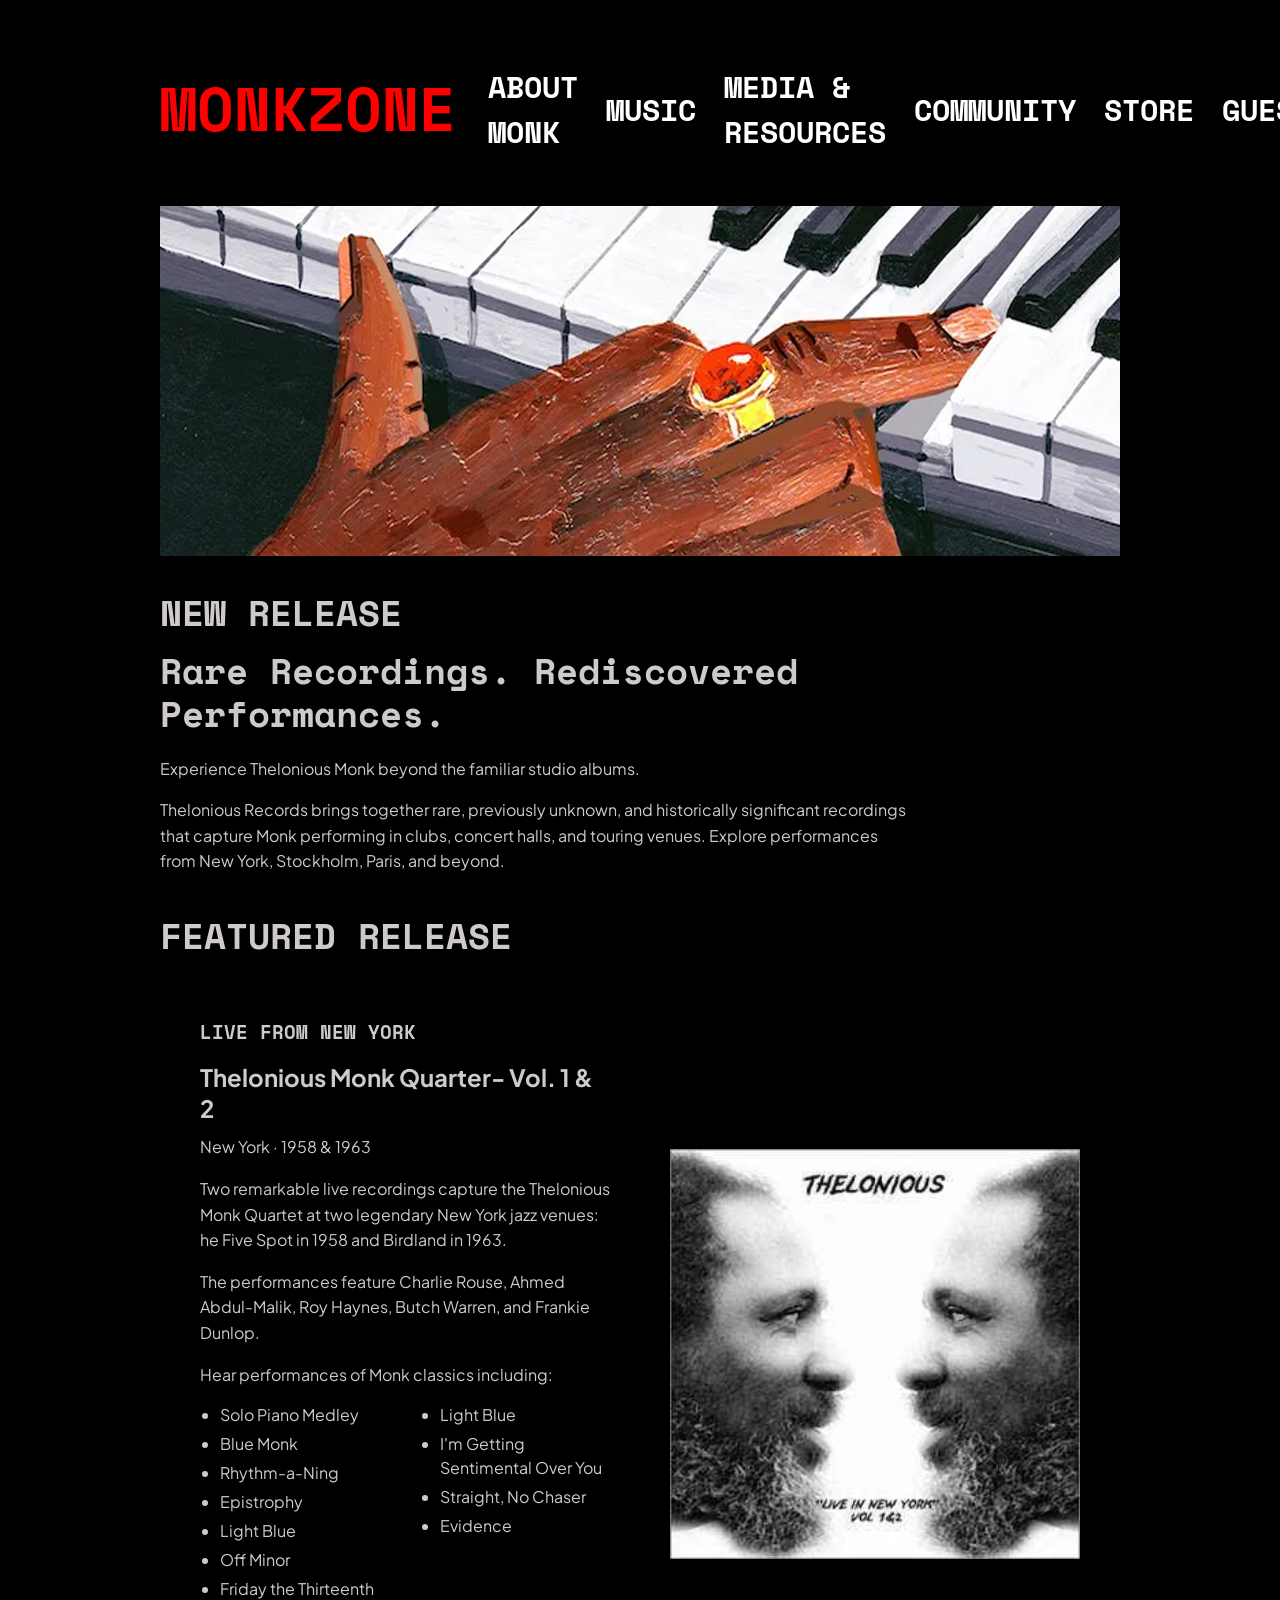
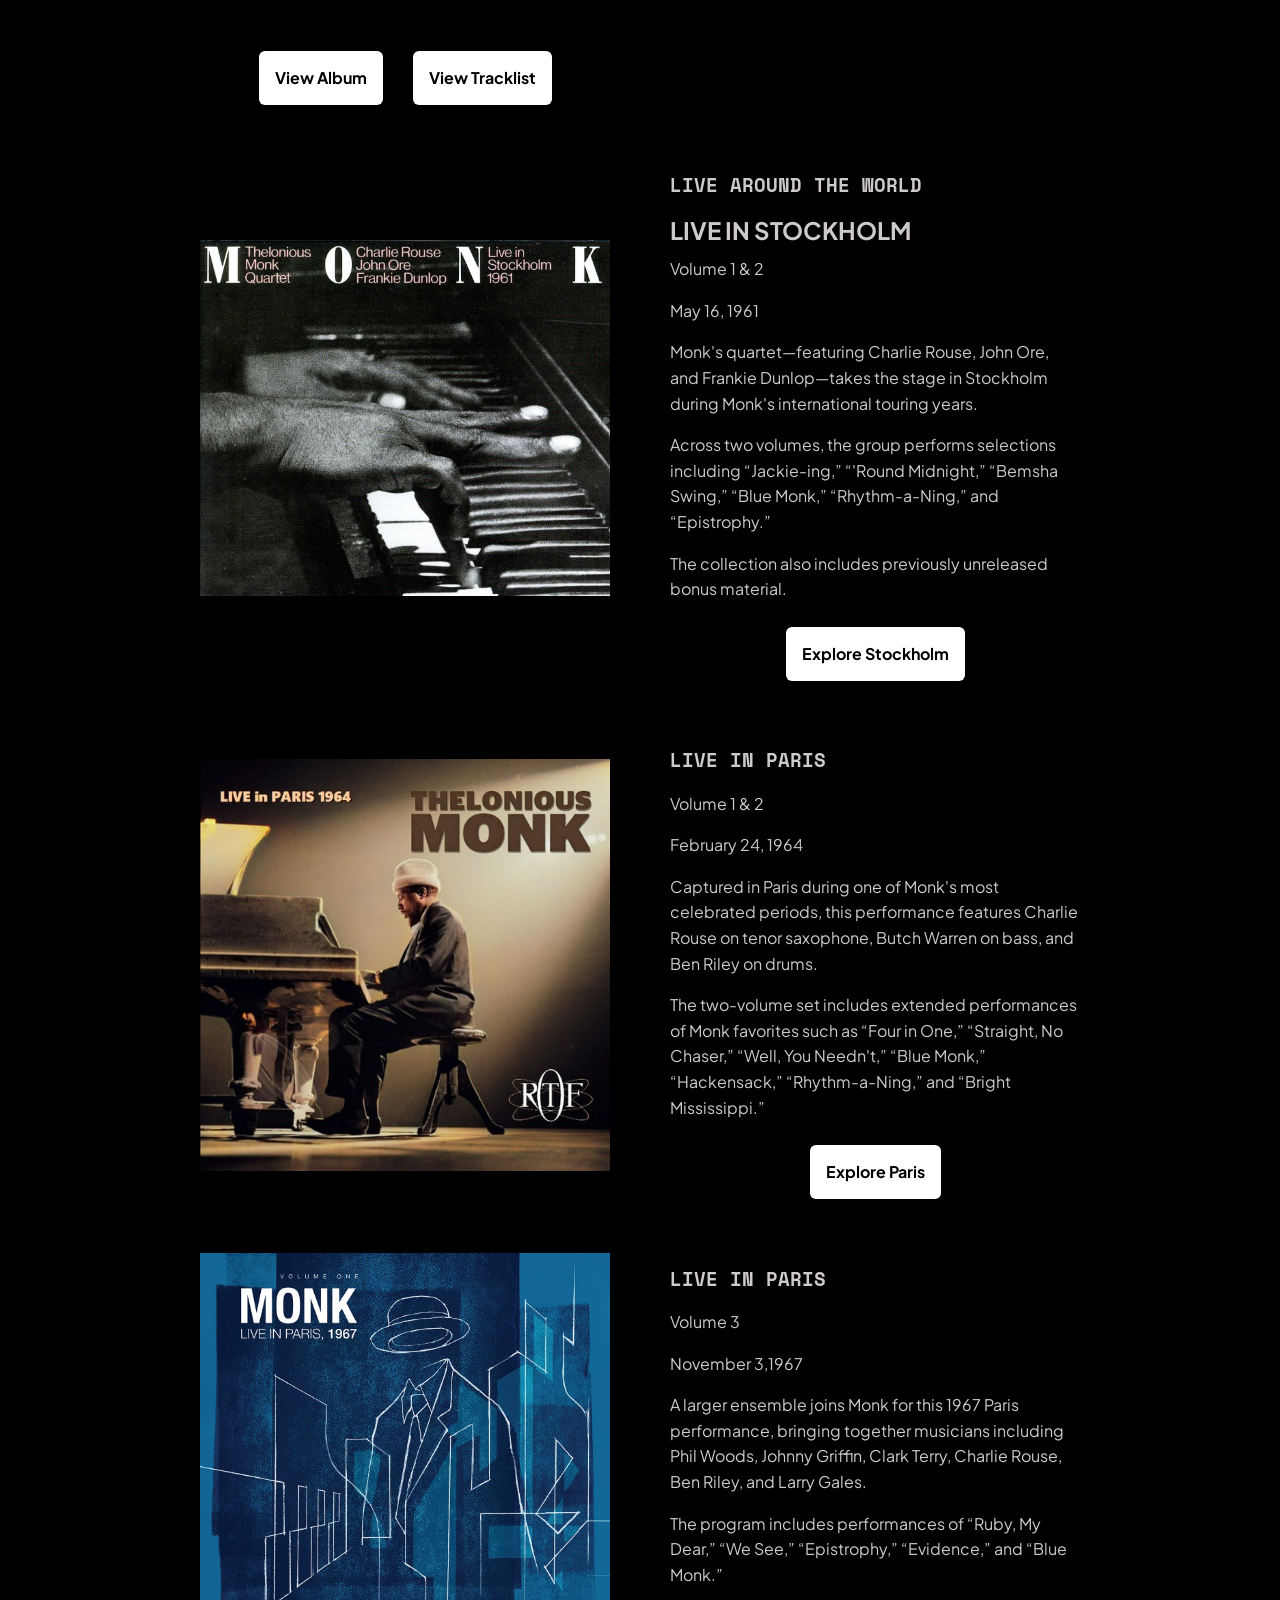
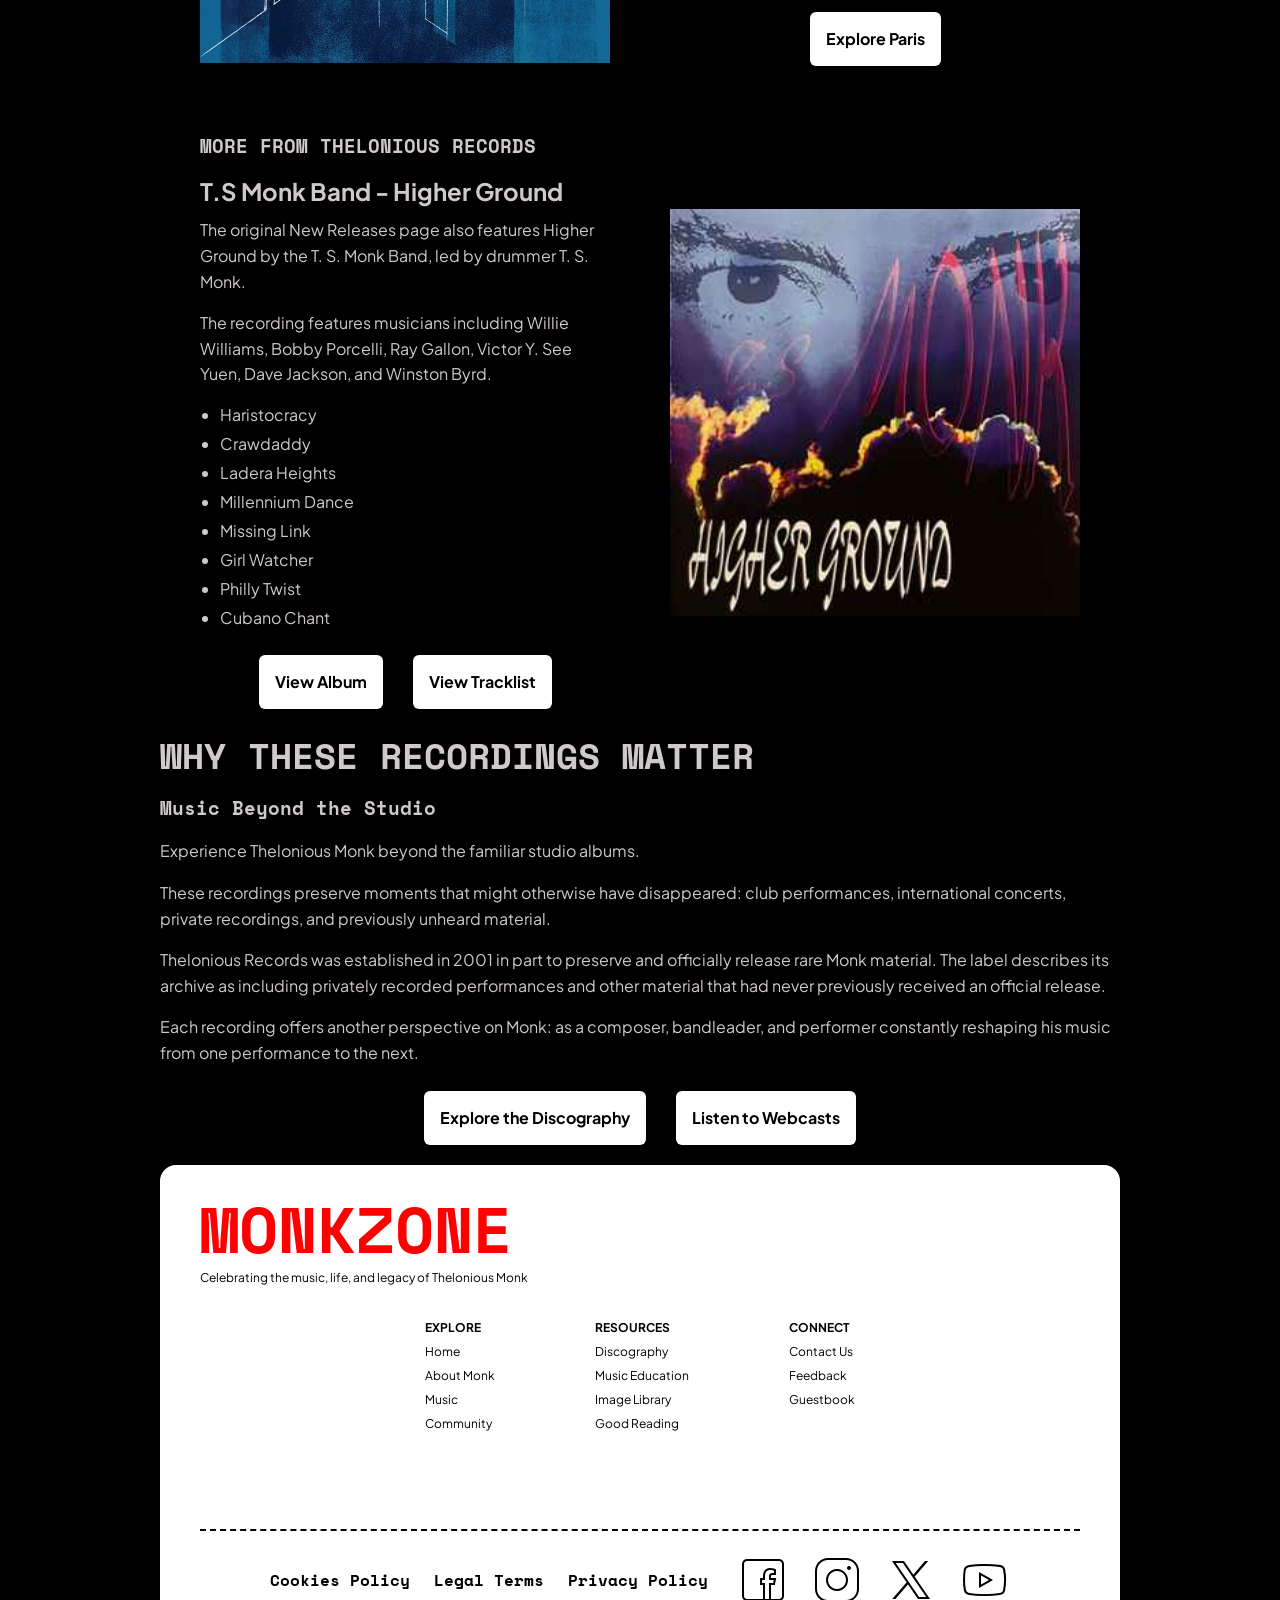
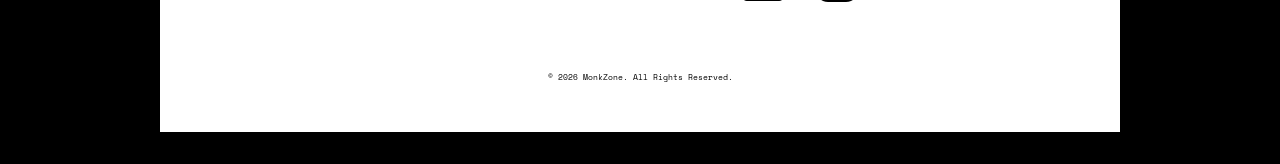
<file: music.html>
<!DOCTYPE html>
<html lang="en">
    <head>
        <meta charset="UTF-8">
        <meta name="viewport" content="width=device-width, initial-scale=1.0">
        <title>Music | MonkZone</title>
        <link rel="stylesheet" href="css/style.css">
    </head>
<body>
    <header>
    <nav class="top-nav">
    <a class="site-logo" href="index.html">MONKZONE</a>
        <ul class="nav-list">
            <li><a href="bio.html">ABOUT MONK</a></li>
            <li><a href="music.html">MUSIC</a></li>
            <li><a href="#">MEDIA & RESOURCES</a></li>
            <li><a href="community.html">COMMUNITY</a></li>
            <li><a href="#">STORE</a></li>
            <li><a href="guestbook.html">GUESTBOOK</a></li>
        </ul>
    </nav>
    </header>
    <main class="music-page">
        <div class="music-banner">
            <img src="photos/Music/Frame 21.png" alt="finger">
        </div>
        <section class="music-intro">
            <h1>NEW RELEASE</h1>
            <h2>Rare Recordings. Rediscovered Performances.</h2>
            <p>Experience Thelonious Monk beyond the familiar studio albums.</p>
            <p>Thelonious Records brings together rare, previously unknown,
                and historically significant recordings that capture Monk
                performing in clubs, concert halls, and touring venues.
                Explore performances from New York, Stockholm, Paris,
                and beyond.</p>
        </section>
        <section class="music-releases">
            <h2>FEATURED RELEASE</h2>
            <article class="music-release">
                <div class="music-release-content">
                <h3>LIVE FROM NEW YORK</h3>
                <h4>Thelonious Monk Quarter- Vol. 1 &amp; 2</h4>
                <p>New York · 1958 &amp; 1963</p>
                <p>Two remarkable live recordings capture the Thelonious
                    Monk Quartet at two legendary New York jazz venues:
                    he Five Spot in 1958 and Birdland in 1963.</p>
                <p>The performances feature Charlie Rouse, Ahmed
                    Abdul-Malik, Roy Haynes, Butch Warren, and Frankie Dunlop.</p>
                    <p>Hear performances of Monk classics including:</p>
                <div class="music-tracklists">
                    <ul>
                        <li>Solo Piano Medley</li>
                        <li>Blue Monk</li>
                        <li>Rhythm-a-Ning</li>
                        <li>Epistrophy</li>
                        <li>Light Blue</li>
                        <li>Off Minor</li>
                        <li>Friday the Thirteenth</li>
                    </ul>
                <ul>
                    <li>Light Blue</li>
                    <li>I'm Getting Sentimental Over You</li>
                    <li>Straight, No Chaser</li>
                    <li>Evidence</li>
                </ul>
                </div>
                <div class="music-buttons">
                    <a href="#">View Album</a>
                    <a href="#">View Tracklist</a>
                </div>
                </div>
                <div class="music-release-image">
                    <img src="photos/Music/new york.jpg" alt="Live in NYC">
                </div>
                
            </article>
            <article class="music-release image-left">
                <div class="music-release-content">
                    <h3>LIVE AROUND THE WORLD</h3>
                    <h4>LIVE IN STOCKHOLM</h4>
                    <p>Volume 1 &amp; 2</p>
                    <p>May 16, 1961</p>
                    <p>Monk's quartet—featuring Charlie Rouse, John Ore,
                        and Frankie Dunlop—takes the stage in Stockholm
                        during Monk's international touring years.</p>
                    <p>Across two volumes, the group performs selections
                        including “Jackie-ing,” “'Round Midnight,”
                        “Bemsha Swing,” “Blue Monk,” “Rhythm-a-Ning,”
                        and “Epistrophy.”</p>
                    <p>The collection also includes previously unreleased
                        bonus material.</p>
                    <div class="music-buttons">
                        <a href="#">Explore Stockholm</a>
                    </div>
                </div>
                <div class="music-release-image">
                    <img src="photos/Music/stockholm.jpg" alt="Stockholm">
                </div>
            </article>
            <article class="music-release image-left">
                <div class="music-release-content">
                    <h3>LIVE IN PARIS</h3>
                    <p>Volume 1 &amp; 2</p>
                    <p>February 24, 1964</p>
                    <p>Captured in Paris during one of Monk's most celebrated
                        periods, this performance features Charlie Rouse
                        on tenor saxophone, Butch Warren on bass, and
                        Ben Riley on drums.</p>
                    <p>The two-volume set includes extended performances
                        of Monk favorites such as “Four in One,”
                        “Straight, No Chaser,” “Well, You Needn't,”
                        “Blue Monk,” “Hackensack,” “Rhythm-a-Ning,”
                        and “Bright Mississippi.”</p>
                    <div class="music-buttons">
                        <a href="#">Explore Paris</a>
                    </div>
                </div>
                <div class="music-release-image">
                    <img src="photos/Music/paris.jpg" alt="PAris">
                </div>
            </article>
            <article class="music-release image-left">
                <div class="music-release-content">
                    <h3>LIVE IN PARIS</h3>
                    <p>Volume 3</p>
                    <p>November 3,1967</p>
                    <p> A larger ensemble joins Monk for this 1967 Paris
                        performance, bringing together musicians including
                        Phil Woods, Johnny Griffin, Clark Terry,
                        Charlie Rouse, Ben Riley, and Larry Gales.</p>
                    <p>The program includes performances of “Ruby, My Dear,”
                        “We See,” “Epistrophy,” “Evidence,” and “Blue Monk.”</p>
                    <div class="music-buttons">
                        <a href="#">Explore Paris</a>
                    </div>
                </div>
                <div class="music-release-image">
                    <img src="photos/Music/1967.webp" alt="1967">
                </div>
            </article>
            <article class="music-release">
                <div class="music-release-content">
                    <h3>MORE FROM THELONIOUS RECORDS</h3>
                    <h4>T.S Monk Band - Higher Ground</h4>
                    <p>The original New Releases page also features
                        Higher Ground by the T. S. Monk Band,
                        led by drummer T. S. Monk.</p>
                    <p>The recording features musicians including
                        Willie Williams, Bobby Porcelli, Ray Gallon,
                        Victor Y. See Yuen, Dave Jackson, and Winston Byrd.</p>
                    <ul>
                        <li>Haristocracy</li>
                        <li>Crawdaddy</li>
                        <li>Ladera Heights</li>
                        <li>Millennium Dance</li>
                        <li>Missing Link</li>
                        <li>Girl Watcher</li>
                        <li>Philly Twist</li>
                        <li>Cubano Chant</li>
                    </ul>
                    <div class="music-buttons">
                        <a href="#">View Album</a>
                        <a href="#">View Tracklist</a>
                    </div>
                </div>
                <div class="music-release-image">
                    <img src="photos/Music/higher ground.jpg" alt="higher ground">
                </div>
            </article>
        </section>
        <section class="recordings-section">
            <h2>WHY THESE RECORDINGS MATTER</h2>
            <h3>Music Beyond the Studio</h3>
            <p>Experience Thelonious Monk beyond the familiar studio albums.</p>
            <p>These recordings preserve moments that might otherwise have
                disappeared: club performances, international concerts,
                private recordings, and previously unheard material.</p>

            <p>Thelonious Records was established in 2001 in part to preserve
                and officially release rare Monk material. The label describes
                its archive as including privately recorded performances
                and other material that had never previously received
                an official release.</p>
            <p> Each recording offers another perspective on Monk:
                as a composer, bandleader, and performer constantly
                reshaping his music from one performance to the next.</p>
                <div class="music-buttons">
                    <a href="#">Explore the Discography</a>
                        <a href="#">Listen to Webcasts</a>
                </div>
        </section>
    </main>

    <footer>
    <div class="site-footer">
        <a class="site-logo" href="index.html">MONKZONE</a>
        <p>Celebrating the music, life, and legacy of Thelonious Monk</p>
    </div>
    <div class="footer-link">
        <div class="footer-column">
        <h2>EXPLORE</h2>
        <ul>
            <li><a href="index.html">Home</a></li>
            <li><a href="about..html">About Monk</a></li>
            <li><a href="music.html">Music</a></li>
            <li><a href="community.html">Community</a></li>
        </ul>
        </div>
                 <div class="footer-column">
        <h2>RESOURCES</h2>
        <ul>
            <li><a href="#">Discography</a></li>
            <li><a href="#">Music Education</a></li>
            <li><a href="#">Image Library</a></li>
            <li><a href="#">Good Reading</a></li>
        </ul>
        </div>
        <div class="footer-column">
        <h2>CONNECT</h2>
        <ul>
            <li><a href="#">Contact Us</a></li>
            <li><a href="#">Feedback</a></li>
            <li><a href="#">Guestbook</a></li>
        </ul>
        </div>
    </div>
    <div class="footer-bottom">
        <div class="legal-links">
            <a href="#">Cookies Policy</a>
            <a href="#">Legal Terms</a>
            <a href="#">Privacy Policy</a>
        </div>
         <div class="social-links">
            <a href="#"><img src="photos/Homepage/Facebook.png" alt="Facebook"></a>
            <a href="#"><img src="photos/Homepage/Instagram (1).png" alt="Instagram"></a>
            <a href="#"><img src="photos/Homepage/X.png" alt="X"></a>
            <a href="#"><img src="photos/Homepage/Youtube.png" alt="Youtube"></a>
        </div>
    </div>
    <p class="copyright">
        <small>&copy; 2026 MonkZone. All Rights Reserved.</small>
    </p>
</footer>
    </body>
    </html>
</file>
<file: css/style.css>
@import url('https://fonts.googleapis.com/css2?family=Plus+Jakarta+Sans:ital,wght@0,200..800;1,200..800&family=Space+Mono:ital,wght@0,400;0,700;1,400;1,700&display=swap');

*,
*::before,
*::after{
    box-sizing: border-box;
}
html{
    font-size: 16px;
}
body{
    margin: 0;
    background: #000000;
    color: #cfcaca;
    font-family: "Plus Jakarta Sans", sans-serif;
    font-size: 16px;
    line-height: 1.5;
    margin: 0;
    padding: 32px 160px;
}
img{
    display: block;
    max-width: 100%;
}
a{
    color: inherit;
    text-decoration: none;
}
a:hover{
    text-decoration: underline;
}

h1,h2,h3{
    font-family: "Space Mono",monospace;
    line-height: 1.2;
}
h1{
    font-size: 80px;
    font-weight: bold;
}
h2{
    font-size: 36px;
    font-weight: 500;
}
header,main{
    width: min(100- 2rem,70rem);
    margin-inline: auto;
}
.top-nav{
    display: flex;
    align-items: center;
    justify-content:space-evenly;
    gap:2rem;
    padding-block: 2rem;
}
.site-logo{
    color: #ff0000;
    font-family: "Space Mono",monospace;
    font-size: 60px;
    font-weight: bold;
    white-space: nowrap;
    line-height: 1;
    text-decoration: none;
}
.nav-list{
    display: flex;
    flex-wrap: nowrap;
    align-items: center;
    justify-content: flex-end;
    gap: 1.75rem;
    margin:0;
    padding:0;
    list-style: none;
}
.nav-list a{
    color: #ffffff;
    font-family: "Space Mono",monospace;
    font-weight: bold;
    font-size: 30px;
}
.nav-list a:hover{
    color: #ff0000;
}
.about-hero{
    display: flex;
    align-items: center;
    gap: 32px;
    padding: 20px 0;
}
.monk-image, .side-content{
    flex: 1;
    min-width: none;
}
.monk-image img{
    display: block;
    width: 100%;
    height: auto;
}
.side-content{
    text-align: center;
}
.hero-buttons{
    display: flex;
    flex-wrap: wrap;
    justify-content: center;
    gap: 50px;
    margin: 20px;
}
.hero-buttons a{
    padding: 15px 16px;
    border-radius: 6px;
    background-color: #ffffff;
    color: #000000;
    font-size: 16px;
    font-weight: 700;
    text-align: center;
    text-decoration: none;
}
.hero-buttons a:hover{
    background-color: #ffffff;
    color:#ff0000;
}
.featured{
    padding: 20px 0;
    border-top: 1px solid #CFCACA;
}
.featured-release{
    display: flex;
    flex: wrap;
    justify-content: center;
    gap: 50px;
    margin: 20px;
}
.featured-release img{
    width: 20%;
    height: auto;
}
.featured a{
    display: inline-block;
    padding: 15px 16px;
    border-radius: 6px;
    background-color: #ffffff;
    color: #000000;
    font-size: 16px;
    font-weight: 700;
    text-align: center;
    text-decoration: none;
    margin-top: 20px;
}
.featured a:hover{
    background-color: #ffffff;
    color:#ff0000;
}
.meet-monk{
    padding: 20px 0;
    border-top: 1px solid #CFCACA;
}
.meet-monk-release{
    display: flex;
    flex: wrap;
    justify-content: center;
    gap: 50px;
    margin: 20px;
    flex-direction: row-reverse;
    align-items: center;
}
.meet-monk-release img{
    width: 30%;
    height: auto;
}
.meet-monk a{
    display: inline-block;
    padding: 15px 16px;
    border-radius: 6px;
    background-color: #ffffff;
    color: #000000;
    font-size: 16px;
    font-weight: 700;
    text-align: center;
    text-decoration: none;
    margin-top: 20px;
}
.meet-monk a:hover{
    background-color: #ffffff;
    color:#ff0000;
}
.explore-section{
    padding: 20px 0;
    border-top: 1px solid #CFCACA;
    display: flex;
    gap: 30px;
}
.explore-cards{
    display: flex;
    flex-direction: column;
    padding: 12px;
    border: 1px solid #CFCACA;
    border-radius: 6px;
    align-items: center;
}
.explore-cards img{
    width: 500px;
    height: 300px;
    border-radius: 3px;
}
.explore-cards a:hover{
    color: #ff0000;
    text-decoration: none;
}

/*Biography */
.biography-page{
    width: 100%;
    margin: 0 auto;
}
.biography-page h2{
    margin: 0 0 20px;
    font-size: 36px;
    font-weight: 700;
}
.biography-page h3{
    margin: 0 0 15px;
    font-size: 24px;
}
.biography-page p{
    margin: 0 0 16px;
    font-size: 16px;
    line-height: 1.6;
}
.biography-banner img{
    width: 100%;
    height: 350px;
    object-fit: cover;
}
.biography-banner h1{
    position: absolute;
    top: 30%;
    left: 0;
    width: 100%;
    margin: 0;
    padding: 0 20px;
    color: #ffffff;
    font-size: 80px;
    text-align: center;
}
.biography-section{
    display: flex;
    align-items: center;
    gap: 50px;
    padding: 40px 20px;
    border-bottom: 1px solid #CFCACA;
}
.biography-content{
    flex: 1;
    min-width: 0;
}
.biography-image{
    width: 35%;
    height: auto;
}
.biography-section .image-left{
    flex-direction: row-reverse;
}
.poster-image{
    width: 25%;
    height: auto;
}
.style-features{
    display: flex;
    flex-wrap: wrap;
    gap: 24px;
    margin-top: 25px;
}
.style-feature{
    flex: auto;
    min-width: 0;
}
.style-feature h3{
    margin-bottom: 8px;
    font-size: 22px;
}
.breakthrough-section{
    padding: 40px 20px;
    border-bottom: 1px solid #CFCACA;
}
.biography-albums{
    display: flex;
    gap: 25px;
    margin: 30px 0;
}
.biography-album{
    flex: 1;
    min-width: 0;
    text-align: center;
}
.biography-album img{
    width: 100%;
}
.biography-album p{
    font-size: 20px;
}
.world-stage-section{
    display: flex;
    align-items: center;
    gap: 50px;
    padding: 40px 20px;
    border-bottom: 1px solid #CFCACA;
}
.monk-timeline{
    padding-left: 30px;
    border-left: 5px solid #cfcaca;
}
.timeline-item{
    display: flex;
    align-items: center;
    gap: 20px;
    margin-bottom: 25px; 
}
.legacy-section{
    display: flex;
    align-items: center;
    gap: 50px;
    padding: 40px 20px;
}
.legacy-content{
    padding: 0 0 30px;
}
.final-years{
    margin-bottom: 40px;
}
.biography-button{
    padding: 15px 16px;
    border-radius: 6px;
    background-color: #ffffff;
    color: #000000;
    font-size: 16px;
    font-weight: 700;
    text-align: center;
    text-decoration: none;
    display: inline-block;
    margin-top: 30px;
}
.biography-button:hover{
    background-color: #ffffff;
    color:#ff0000;
}
/*Music */
.music-page{
    width: 100%;
    margin: 0 auto;
}
.music-page h1{
    margin: 0 0 15px;
    font-size: 36px;
}
.music-page h2{
    margin: 0 0 20px;
    font-size: 36px;
    font-weight: 700;
}
music-page h3{
    margin: 0 0 15px;
    font-size: 28px;
}
.music-page h4{
    margin: 0 0 10px;
    font-family: "Plus Jakarta Sans", sans-serif;
    font-size: 24px;
    line-height: 1.3;
}
.music-page p{
    margin: 0 0 16px;
    font-size: 16px;
    line-height: 1.6;
}
.music-banner img{
    margin: 20px 0 35px;
}
.music-banner img{
    width: 100%;
    height: 350px;
    object-fit: cover;
}
.music-intro{
    max-width: 750px;
    margin-bottom: 40px;
}
.music-release{
    display: flex;
    align-items: center;
    gap: 60px;
    padding: 25px 40px;
}
.music-release-content{
    flex: 1;
    min-width: 0;
}
.music-release-image{
    flex: 1;
    min-width: 0;
    max-width: 420px;
}
.music-release-image img{
    width: 100%;
    height: auto;
}
.music-release.image-left{
    flex-direction: row-reverse;
}
.music-tracklists{
    display: flex;
    gap: 30px;
}
.music-page ul{
    margin: 0 0 20px;
    padding-left: 20px;
}
.music-page li{
    margin-bottom: 5px;
}
.music-tracklists ul{
    flex: 1;
    min-width: 0;
}
.music-buttons{
    display: flex;
    flex-wrap: wrap;
    justify-content: center;
    gap: 30px;
    margin-top: 25px;
}
.music-buttons a{
    display: inline-block;
    padding: 15px 16px;
    border-radius: 6px;
    background-color: #ffffff;
    color: #000000;
    font-size: 16px;
    font-weight: 700;
    text-align: center;
    text-decoration: none;
}
.music-buttons a:hover{
    color: #ff0000;
    text-decoration: none;
}
.recording-section{
    max-width: 800px;
    padding: 30px 0;
}
.recording-section.music-buttons{
    justify-content: flex-start;
}
/*GUESBOOK*/
.guestbook-page{
    width: 100%;
    margin: 0 auto;
}
.guestbook-banner{
    margin-top: 20px;
}
.guestbook-banner img{
    width: 100%;
    height: 350px;
    object-fit: cover;
}
.guestbook-message{
    padding-bottom: 20px;
}
.message-row{
    display: flex;
    align-items: stretch;
    gap: 25px;
    margin-bottom: 25px;
    padding: 0 6px 10px 0;
    overflow-x: auto;
}
.message-card{
    display: flex;
    flex-direction: column;
    flex: 1 0 300px;
    min-width: 0;
    min-height: 240px;
    padding: 30px 20px;
    border-radius: 6px;
    background-color: #383838;
    color: #ffffff;
    overflow-wrap: break-word;
}
.message-author{
    align-self: flex-end;
    margin-top: auto;
    padding-top: 25px;
}
.guestbook-buttons{
    display: flex;
    justify-content: center;
    margin-top: 25px;
    
}
.guestbook-button {
    display: inline-block;
    padding: 15px 16px;
    border-radius: 6px;
    background-color: #ffffff;
    color: #000000;
    font-size: 16px;
    font-weight: 700;
    text-align: center;
    text-decoration: none;
}
.guestbook-button:hover{
    color: #ff0000;
    text-decoration: none;
}
.leave-your-mark{
    display: flex;
    align-items: center;
    gap: 60px;
    padding: 40px 0;
}
.leave-your-mark-content .guestbook-buttons{
    margin-top: 30px;
}
.guestbook-community-image{
    width: 35%;
}
/*COMMUNITY PAGE */
.community-intro{
    padding: 40px 0;
    text-align: center;
}
.community-about{
    display: flex;
    align-items: center;
    gap: 50px;
    padding: 40px 0;
    border-top: 1px solid #CFCACA;
}
.community-image img{
    width: 100%;
    height: auto;
    border-radius: 6px;
}
.community-cards{
    display: flex;
    gap: 30px;
    padding: 40px 0;
    border-top: 1px solid #cfcaca;
}
.community-card{
    display: flex;
    flex-direction: column;
    padding: 25px;
    border: 1px solid #cfcaca;
    border-radius: 6px;
}
.community-card .community-button{
    align-self: flex-start;
    margin-top: auto;
}
.community-button{
    display: inline-block;
    margin-top: 20px;
    padding: 15px 16px;
    border-radius: 6px;
    background-color: #ffffff;
    color: #000000;
    font-size: 16px;
    font-weight: 700;
    text-align: center;
    text-decoration: none;
}
.community-button:hover {
    color: #ff0000;
    text-decoration: none;
}
footer {
  margin-top: 20px;
  padding: 32px 40px 48px;
  border-radius: 16px 16px 0 0;
  background-color: #ffffff;
  color: #000000;
}
footer .site-logo {
  display: inline-block;
  font-size: 64px;
  text-decoration: none;
}
.site-footer p {
  margin-top: 8px;
  font-size: 12px;
}
.footer-link {
  display: flex;
  flex-wrap: wrap;
  justify-content: center;
  gap: 100px;
  margin:24px 0 90px ;
}

.footer-column h2 {
  margin-bottom: 8px;
  font-family: "Plus Jakarta Sans", sans-serif;
  font-size: 12px;
  font-weight: 700;
}

.footer-column ul {
  margin: 0;
  padding: 0;
  list-style: none;
}

.footer-column li {
  margin-bottom: 6px;
  font-size: 12px;
}
.footer-column a:hover{
    color: #ff0000;
}

.footer-bottom {
  display: flex;
  align-items: center;
  justify-content: center;
  gap: 30px;
  padding-top: 24px;
  border-top: 2px dashed #000000;
}

.legal-links,.social-links {
  display: flex;
  flex-wrap: wrap;
  align-items: center;
  gap: 24px;
}

.legal-links {
  font-family: "Space Mono", monospace;
  font-size: 16px;
  font-weight: 700;
}

.social-links img {
  width: 50px;
  height: 50px;
}

.mobile-menu {
    display: none;
}
.copyright {
  margin: 64px 0 0;
  font-family: "Space Mono", monospace;
  font-size: 10px;
  text-align: center;
}
@media (max-width: 440px) {
    body {
        padding: 20px;
    }

    header,
    main {
        width: 100%;
    }
    h1,
    .biography-banner h1,
    .guestbook-page h1,
    .community-intro h1 {
        font-size: 30px;
        overflow-wrap: break-word;
    }

    h2,
    .biography-page h2,
    .music-page h1,
    .music-page h2 {
        font-size: 26px;
    }

    .about-hero,
    .featured-release,
    .meet-monk-release,
    .biography-section,
    .biography-section.image-left,
    .world-stage-section,
    .legacy-section,
    .music-release,
    .music-release.image-left,
    .community-about,
    .leave-your-mark,
    .explore-section,
    .community-cards {
        flex-direction: column;
        align-items: stretch;
        gap: 25px;
        margin: 0;
        padding: 25px 0;
    }

    .featured-release > img,
    .meet-monk-release > img,
    .biography-image,
    .poster-image,
    .music-release-image,
    .guestbook-community-image {
        flex: auto;
        width: 100%;
        max-width: 350px;
        margin: 0 auto;
    }

    .explore-cards img {
        width: 100%;
        height: 200px;
        object-fit: cover;
    }

    .biography-banner img,
    .music-banner img,
    .guestbook-banner img {
        height: 220px;
        object-fit: cover;
    }

    .biography-banner {
        position: relative;
    }

    .biography-banner h1 {
        top: 50%;
        transform: translateY(-50%);
    }

    .explore-cards,
    .community-card,
    .monk-image,
    .side-content {
        min-width: 0;
    }

    .biography-albums {
        flex-wrap: wrap;
        gap: 20px;
    }

    .biography-album {
        flex: 1 1 120px;
    }

    .biography-album p {
        font-size: 14px;
    }

    .style-features,
    .music-tracklists {
        flex-direction: column;
        gap: 16px;
    }

    .message-card {
        flex: 0 0 85%;
    }

    .message-content h2 {
        font-family: "Plus Jakarta Sans", sans-serif;
        font-size: 16px;
    }

    .message-content p,
    .message-author p {
        font-size: 14px;
    }

    .hero-buttons,
    .music-buttons {
        gap: 16px;
        margin: 20px 0;
    }
    footer {
        padding: 25px 20px;
    }

    footer .site-logo {
        font-size: 32px;
    }

    .footer-link {
        gap: 25px;
        margin: 30px 0;
    }

    .footer-bottom {
        flex-direction: column;
        align-items: flex-start;
        gap: 20px;
    }

    .legal-links {
        font-size: 12px;
    }

    .social-links img {
        width: 35px;
        height: 35px;
    }
}
</file>
